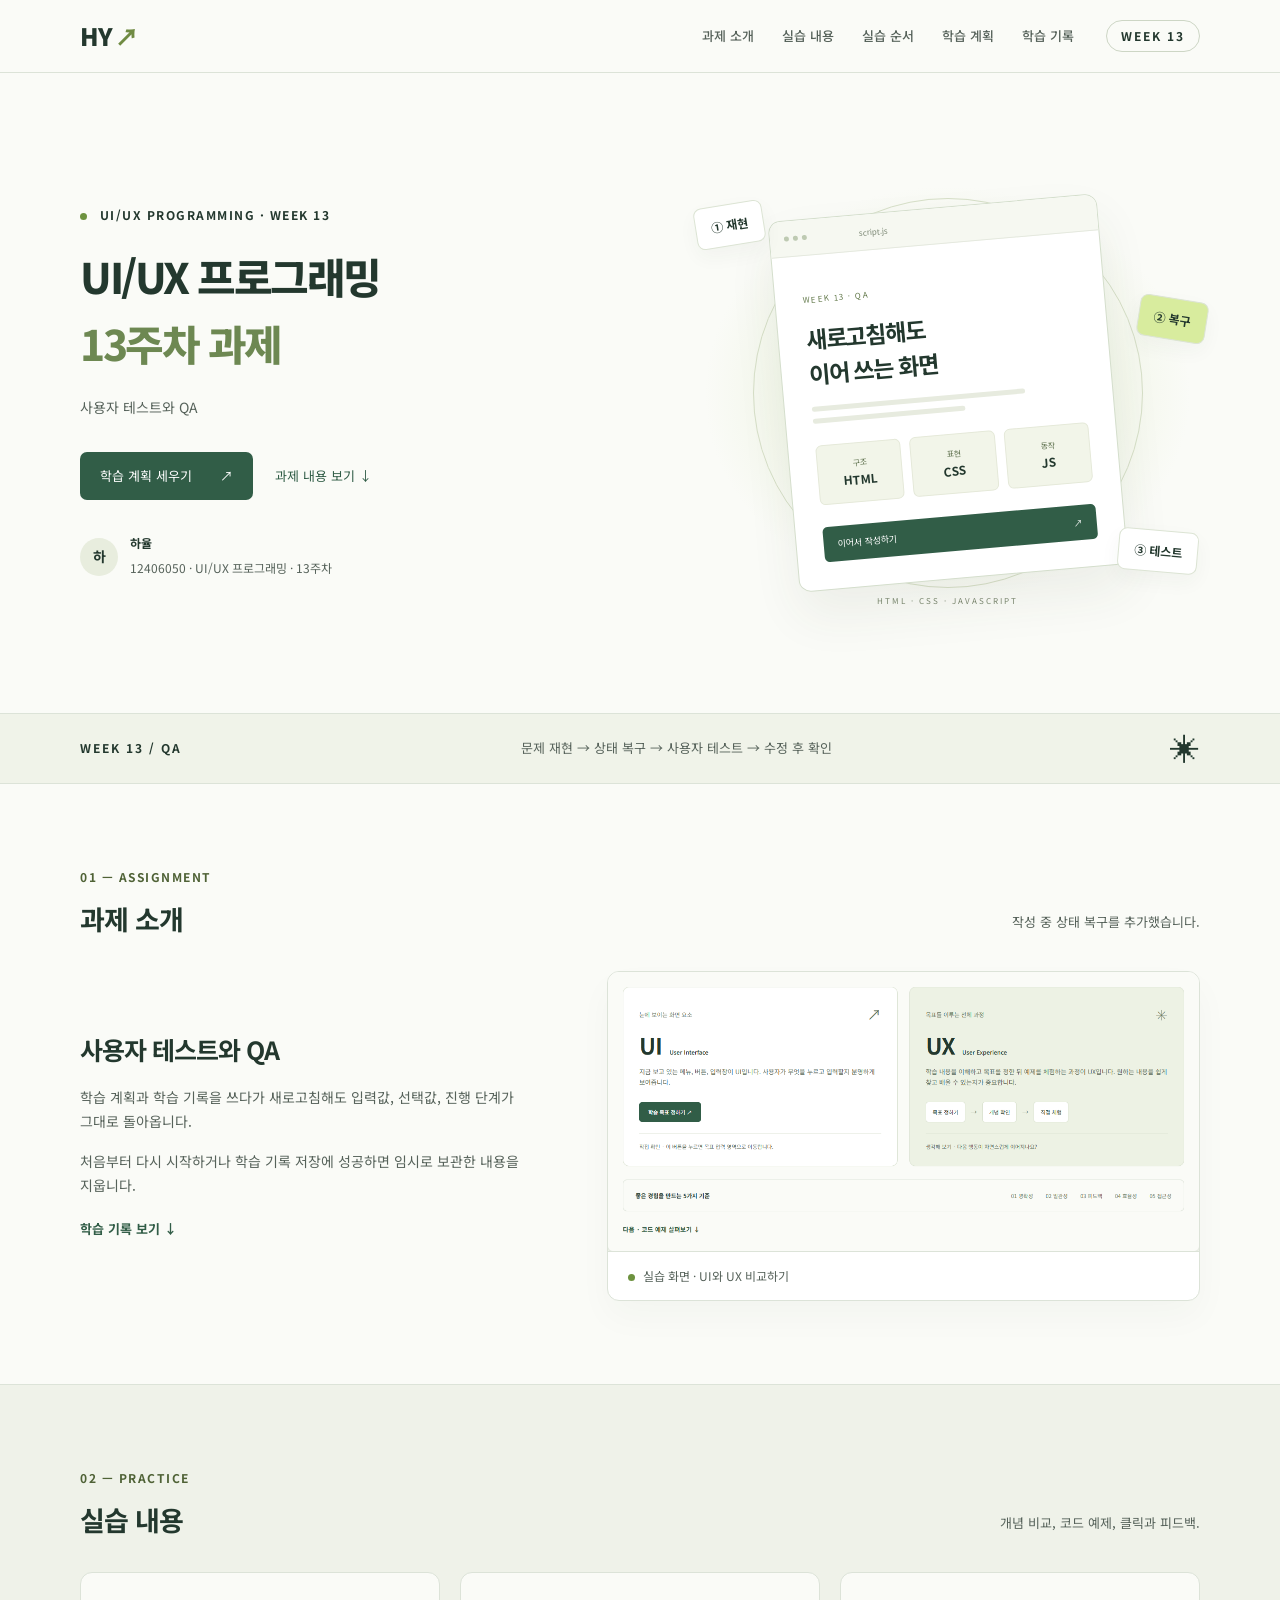
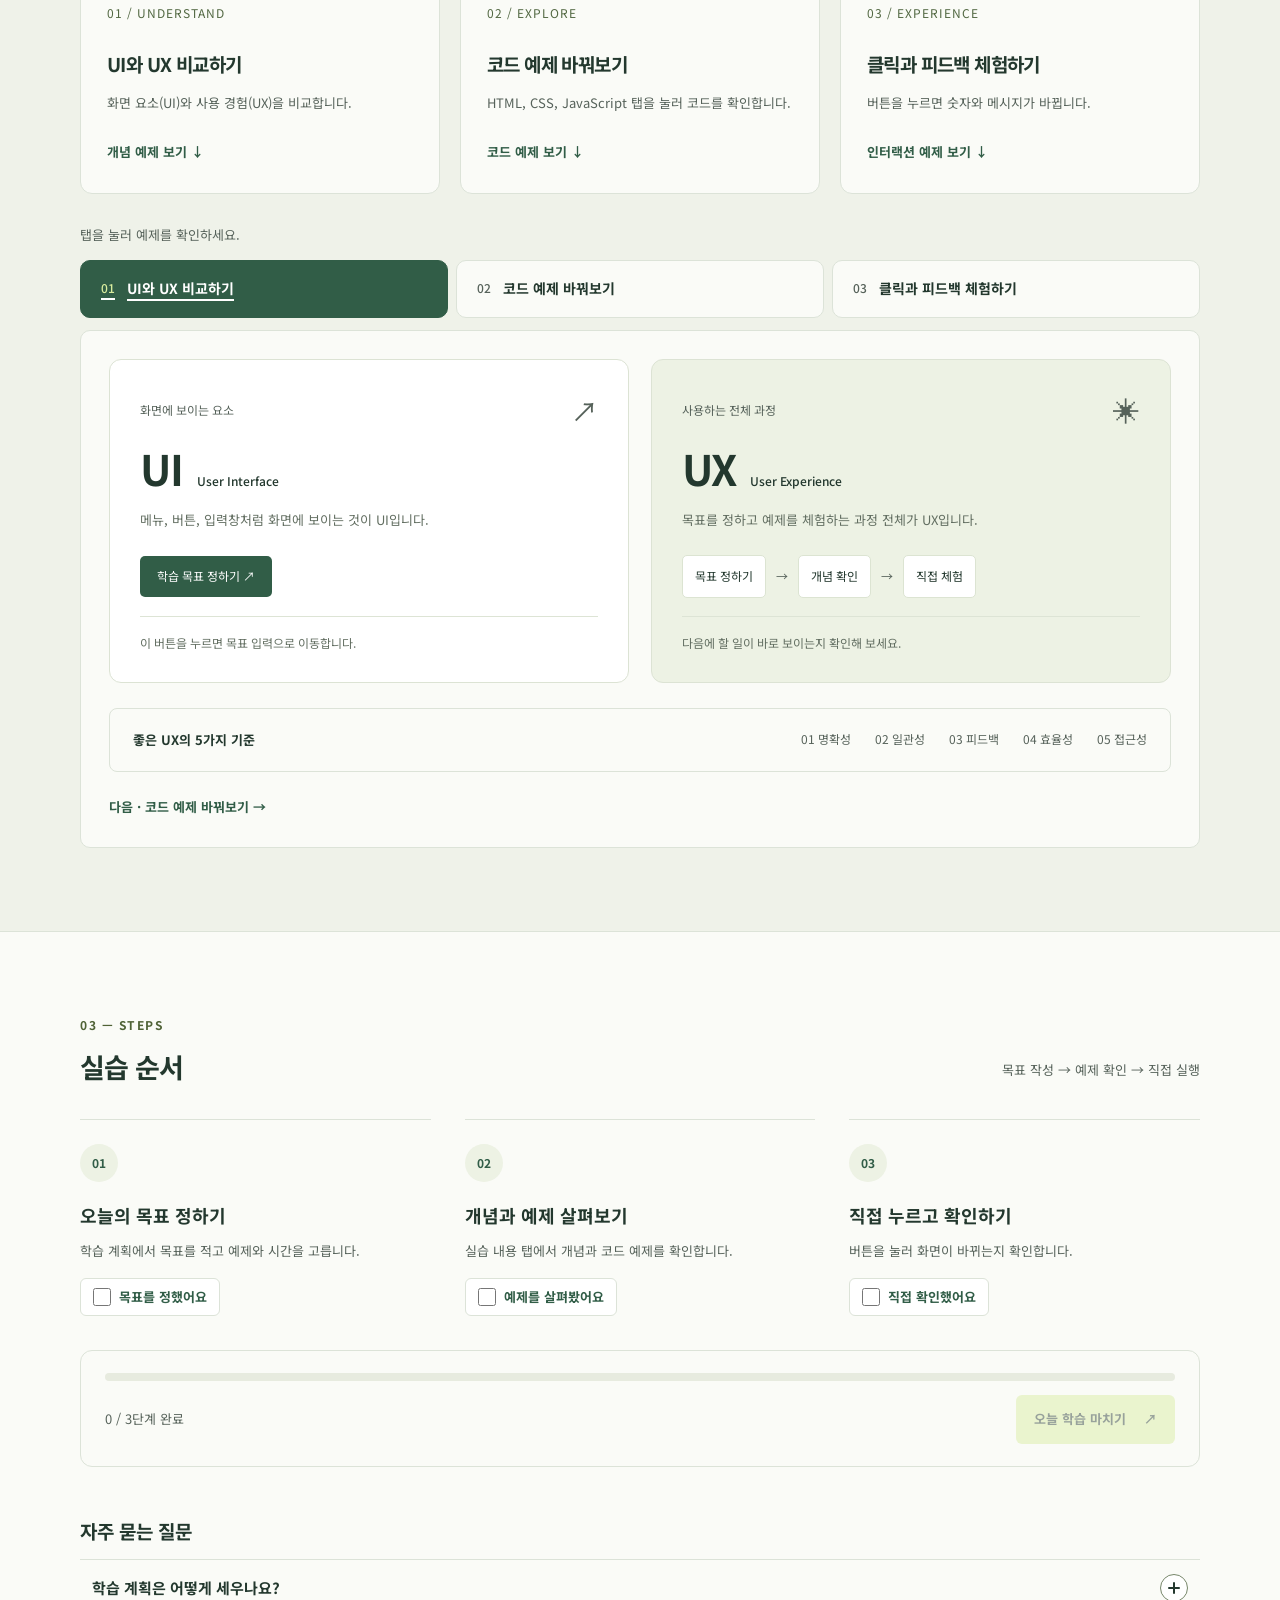
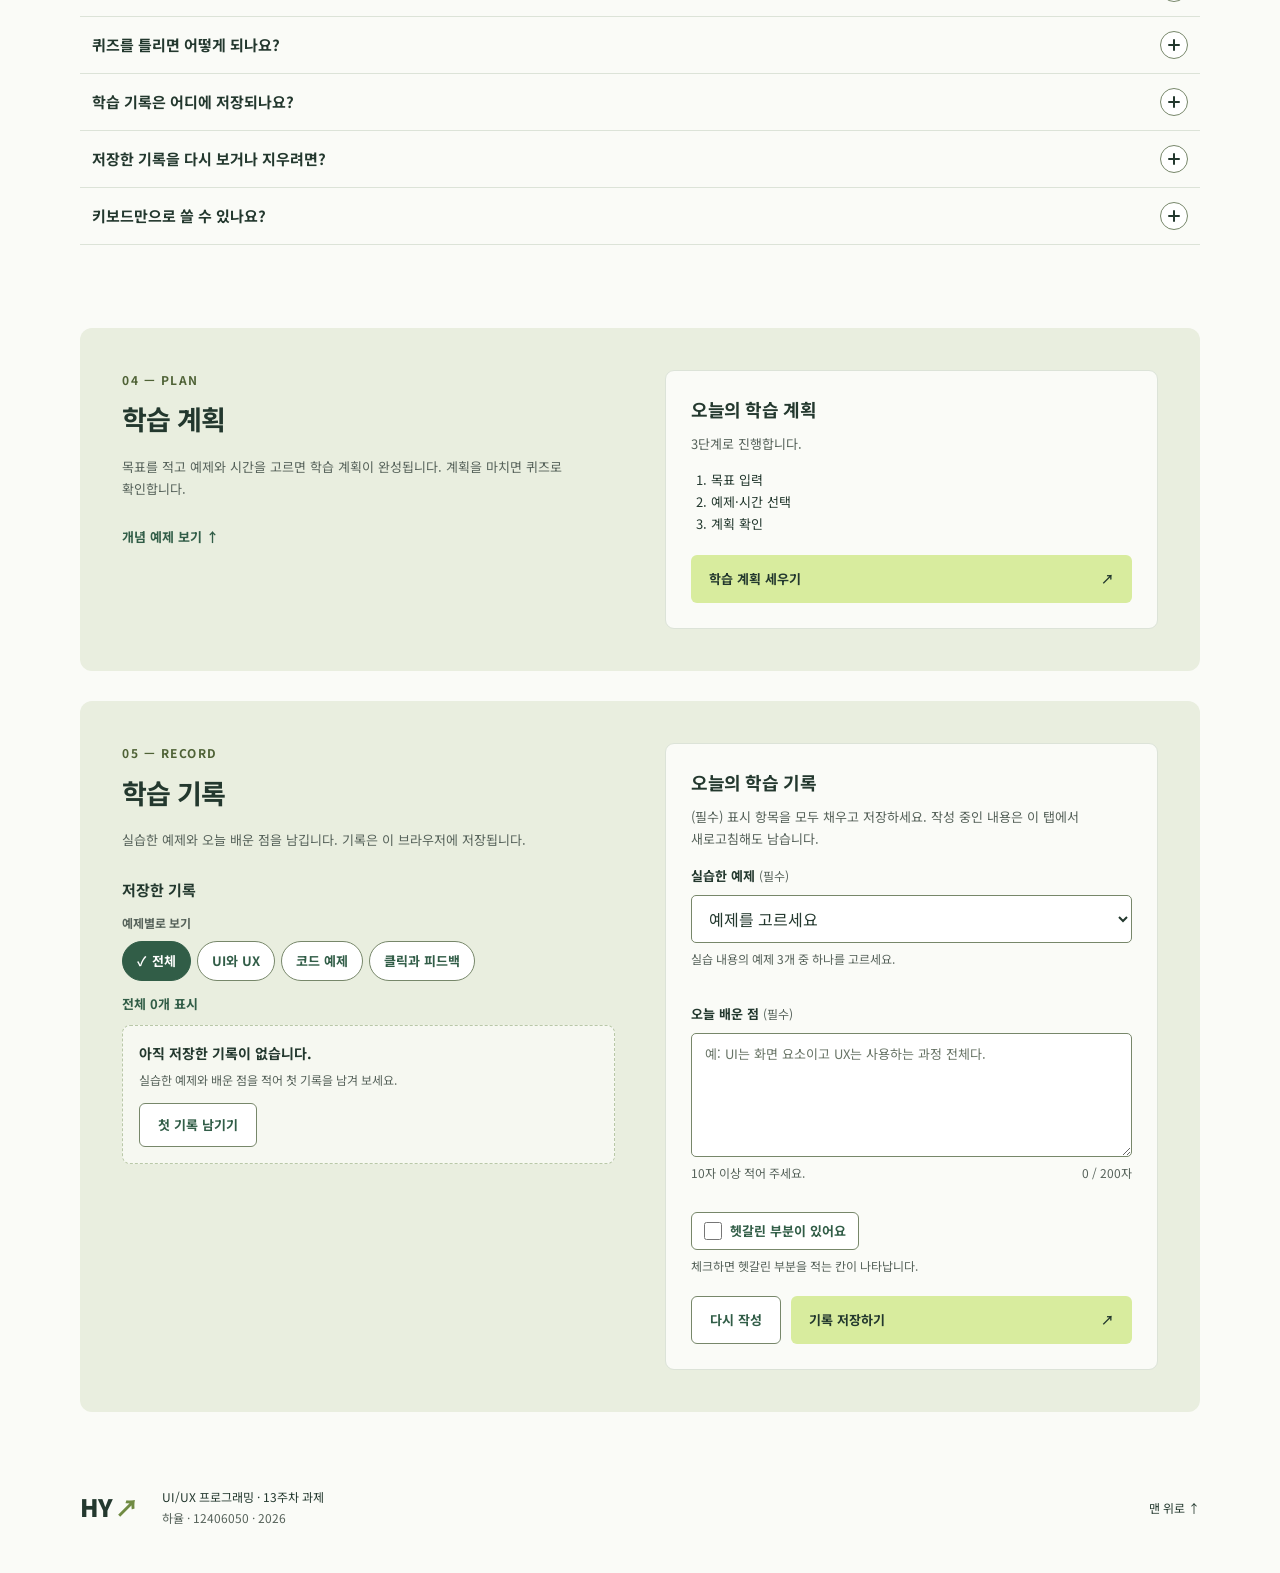
<file: index.html>
<!DOCTYPE html>
<html lang="ko">
<head>
  <meta charset="UTF-8">
  <meta name="viewport" content="width=device-width, initial-scale=1.0">
  <meta name="description" content="하율의 UI/UX 프로그래밍 13주차 과제. 작성 중인 학습 계획과 학습 기록을 새로고침한 뒤에도 이어 쓸 수 있게 했습니다.">
  <title>UI/UX 프로그래밍 · 13주차 과제</title>
  <link rel="stylesheet" href="style.css">
</head>
<body class="service-page">
  <!-- UX 기획
    사용자: UI/UX를 처음 배우는 학습자
    목적: 예제를 눌러 보며 UI/UX 기초를 익힌다
    핵심 행동: 학습 계획을 세우고 퀴즈로 확인한 뒤 학습 기록을 남긴다
    정보 순서: 제목 → 과제 소개 → 실습 내용 → 실습 순서 → 학습 계획 → 학습 기록 → 작성자 정보
    3주차 CSS: 글자 크기와 색으로 위계 구분, Flexbox 배치, hover·focus·active 상태
    4주차 반응형: viewport, 유동 너비, Grid, 768px 이하 한 열 배치
    5주차 JavaScript: 학습 목표 제출 검사, 문구·색·버튼 상태로 결과 표시
    6주차 이벤트: 탭 3개, 글자 수(input), 실습 순서 체크(change), 학습 마치기(click)
    7주차 사용자 흐름: 시작 → 목표 입력 → 예제·시간 선택 → 계획 확인 → 완료
    필수값이 비면 현재 단계 유지, 이전은 값 유지, 다시 세우기는 초기화
    중간고사: 계획 완료 → 이해도 퀴즈 → 채점 → 틀린 문제 다시 풀기 → 통과
    답하지 않은 문제 안내, 계획 보기는 답 유지, 그만두기는 확인 후 초기화
    9주차 폼: 학습 기록(예제 선택, 배운 점, 헷갈린 부분은 체크할 때만)
    입력 중 글자 수·조건 표시, 오류 문구, 저장 중·완료·실패, 브라우저에 저장
    10주차 내비게이션: nav·ul·li 메뉴 5개, 보고 있는 영역을 메뉴에 표시(aria-current)
    저장한 기록을 예제별로 보기(aria-pressed), 결과 수와 빈 결과 안내, 768px 이하 메뉴 열기·닫기
    11주차 접근성: 글자 대비 4.5:1 이상, 글자 12px 이상, 상태는 색과 기호·문구로 함께 표시
    이미지 대체 텍스트, 기호를 뺀 링크 이름, 본문 바로가기, 초점 표시, 메뉴에 맞춘 탭 제목
    12주차 컴포넌트: 모달(기록 상세·삭제 확인), 아코디언(자주 묻는 질문), 기록 카드(복습 필요·완료)
    공통 버튼 .button + 변형 클래스, 카드는 createRecordCard(), 카드 버튼은 목록 하나에서 data-action으로 처리
    13주차 상태 복구: 작성 중인 계획(목표·예제·시간·단계)과 기록(예제·배운 점·헷갈린 부분)을 sessionStorage에 임시 보관
    새로고침하면 불러오고, 처음부터 다시 시작하거나 기록 저장에 성공하면 지움
  -->
  <a class="skip-link" href="#main">본문 바로가기</a>
  <!-- 10주차: 스크롤해도 보이는 상단 메뉴. 768px 이하에서는 메뉴 열기 버튼으로 펼침 -->
  <header class="site-header">
    <div class="header wrap">
      <a class="logo service-logo" href="#top" aria-label="과제 페이지 맨 위로">HY<span>↗</span></a>
      <button class="menu-toggle" id="menu-toggle" type="button" aria-controls="main-nav" aria-expanded="false" hidden><span class="menu-icon" aria-hidden="true"></span><span class="menu-label">메뉴 열기</span></button>
      <nav class="main-nav" id="main-nav" aria-label="주요 메뉴">
        <ul>
          <li><a href="#about">과제 소개</a></li>
          <li><a href="#features">실습 내용</a></li>
          <li><a href="#steps">실습 순서</a></li>
          <li><a href="#start">학습 계획</a></li>
          <li><a href="#record">학습 기록</a></li>
        </ul>
      </nav>
      <span class="week-label">WEEK 13</span>
    </div>
  </header>

  <!-- 11주차: 본문 바로가기로 오면 main이 초점을 받도록 tabindex="-1" -->
  <main id="main" tabindex="-1">
    <section class="hero wrap" id="top" aria-labelledby="hero-title">
      <div class="hero-copy">
        <p class="eyebrow"><span class="dot"></span> UI/UX PROGRAMMING · WEEK 13</p>
        <h1 id="hero-title">UI/UX 프로그래밍<span class="hero-tagline">13주차 과제</span></h1>
        <p class="hero-description">사용자 테스트와 QA</p>
        <a class="primary-link" href="#start" data-plan-start>학습 계획 세우기 <span aria-hidden="true">↗</span></a>
        <a class="secondary-link" href="#about">과제 내용 보기 <span aria-hidden="true">↓</span></a>
        <div class="student"><span class="avatar" aria-hidden="true">하</span><div><strong>하율</strong><span>12406050 · UI/UX 프로그래밍 · 13주차</span></div></div>
      </div>
      <div class="hero-art" aria-hidden="true">
        <div class="orbit orbit-one"></div><div class="orbit orbit-two"></div>
        <span class="floating-label label-html">① 재현</span>
        <div class="browser-card">
          <div class="browser-top"><span></span><span></span><span></span><small>script.js</small></div>
          <div class="browser-body"><span class="mini-tag">WEEK 13 · QA</span><p class="art-title">새로고침해도<br>이어 쓰는 화면</p><div class="mock-line"></div><div class="mock-line short"></div><div class="mock-cards"><span>구조<br><b>HTML</b></span><span>표현<br><b>CSS</b></span><span>동작<br><b>JS</b></span></div><div class="mock-button">이어서 작성하기 <span>↗</span></div></div>
        </div>
        <span class="floating-label label-css">② 복구</span><span class="floating-label label-js">③ 테스트</span><span class="art-caption">HTML · CSS · JAVASCRIPT</span>
      </div>
    </section>

    <div class="topic-strip"><div class="wrap"><span>WEEK 13 / QA</span><p>문제 재현 → 상태 복구 → 사용자 테스트 → 수정 후 확인</p><span aria-hidden="true">✳</span></div></div>

    <section class="section wrap" id="about" aria-labelledby="about-title">
      <div class="section-heading"><div><p class="eyebrow">01 — ASSIGNMENT</p><h2 id="about-title">과제 소개</h2></div><p>작성 중 상태 복구를 추가했습니다.</p></div>
      <div class="about-layout">
        <div class="about-copy"><h3>사용자 테스트와 QA</h3><p>학습 계획과 학습 기록을 쓰다가 새로고침해도 입력값, 선택값, 진행 단계가 그대로 돌아옵니다.</p><p>처음부터 다시 시작하거나 학습 기록 저장에 성공하면 임시로 보관한 내용을 지웁니다.</p><a class="text-link" href="#record">학습 기록 보기 <span aria-hidden="true">↓</span></a></div>
        <figure class="service-preview">
          <img src="assets/images/service.png" alt="UI 카드와 UX 카드를 나란히 비교한 실습 화면. UI는 메뉴, 버튼, 입력창 같은 화면 요소이고, UX는 목표 정하기에서 개념 확인, 직접 체험으로 이어지는 과정입니다. 아래에 좋은 경험의 5가지 기준인 명확성, 일관성, 피드백, 효율성, 접근성이 있습니다." width="1118" height="527" loading="lazy">
          <figcaption><span class="dot" aria-hidden="true"></span>실습 화면 · UI와 UX 비교하기</figcaption>
        </figure>
      </div>
    </section>

    <section class="structure-section" id="features" aria-labelledby="features-title"><div class="section wrap">
      <div class="section-heading"><div><p class="eyebrow">02 — PRACTICE</p><h2 id="features-title">실습 내용</h2></div><p>개념 비교, 코드 예제, 클릭과 피드백.</p></div>
      <ul class="feature-grid">
        <li class="feature-card"><span class="feature-number" aria-hidden="true">01 / UNDERSTAND</span><h3>UI와 UX 비교하기</h3><p>화면 요소(UI)와 사용 경험(UX)을 비교합니다.</p><a class="text-link" href="#concept">개념 예제 보기 <span aria-hidden="true">↓</span></a></li>
        <li class="feature-card"><span class="feature-number" aria-hidden="true">02 / EXPLORE</span><h3>코드 예제 바꿔보기</h3><p>HTML, CSS, JavaScript 탭을 눌러 코드를 확인합니다.</p><a class="text-link" href="#structure">코드 예제 보기 <span aria-hidden="true">↓</span></a></li>
        <li class="feature-card"><span class="feature-number" aria-hidden="true">03 / EXPERIENCE</span><h3>클릭과 피드백 체험하기</h3><p>버튼을 누르면 숫자와 메시지가 바뀝니다.</p><a class="text-link" href="#practice">인터랙션 예제 보기 <span aria-hidden="true">↓</span></a></li>
      </ul>
      <!-- 6주차: 예제 3개를 탭으로 전환. JavaScript가 꺼져 있으면 모두 표시 -->
      <div class="feature-demos">
        <p class="demo-intro">탭을 눌러 예제를 확인하세요.</p>
        <div class="demo-tabs" role="tablist" aria-label="실습 예제" hidden>
          <button id="tab-concept" class="demo-tab is-active" type="button" role="tab" aria-selected="true" aria-controls="concept" data-target="#concept"><span class="demo-number">01</span> UI와 UX 비교하기</button>
          <button id="tab-structure" class="demo-tab" type="button" role="tab" aria-selected="false" aria-controls="structure" data-target="#structure" tabindex="-1"><span class="demo-number">02</span> 코드 예제 바꿔보기</button>
          <button id="tab-practice" class="demo-tab" type="button" role="tab" aria-selected="false" aria-controls="practice" data-target="#practice" tabindex="-1"><span class="demo-number">03</span> 클릭과 피드백 체험하기</button>
        </div>
        <div class="demo-panel is-active" id="concept" role="tabpanel" aria-labelledby="tab-concept">
          <div class="demo-content">
            <div class="concept-grid">
              <article class="concept-card ui-card"><div class="card-top"><span>화면에 보이는 요소</span><span class="symbol" aria-hidden="true">↗</span></div><h3>UI<span>User Interface</span></h3><p>메뉴, 버튼, 입력창처럼 화면에 보이는 것이 UI입니다.</p><div class="ui-example"><a class="example-button" href="#start" data-plan-start>학습 목표 정하기 <span aria-hidden="true">↗</span></a></div><p class="card-note">이 버튼을 누르면 목표 입력으로 이동합니다.</p></article>
              <article class="concept-card ux-card"><div class="card-top"><span>사용하는 전체 과정</span><span class="symbol" aria-hidden="true">✳</span></div><h3>UX<span>User Experience</span></h3><p>목표를 정하고 예제를 체험하는 과정 전체가 UX입니다.</p><div class="ux-example"><span>목표 정하기</span><i aria-hidden="true">→</i><span>개념 확인</span><i aria-hidden="true">→</i><span>직접 체험</span></div><p class="card-note">다음에 할 일이 바로 보이는지 확인해 보세요.</p></article>
            </div>
            <div class="principles"><strong id="principles-title">좋은 UX의 5가지 기준</strong><ol class="principle-list" aria-labelledby="principles-title"><li>01 명확성</li><li>02 일관성</li><li>03 피드백</li><li>04 효율성</li><li>05 접근성</li></ol></div>
            <a class="text-link demo-next" href="#structure">다음 · 코드 예제 바꿔보기 <span aria-hidden="true">→</span></a>
          </div>
        </div>
        <div class="demo-panel" id="structure" role="tabpanel" aria-labelledby="tab-structure">
          <div class="demo-content">
            <p class="demo-description">탭을 눌러 HTML, CSS, JavaScript 코드를 비교합니다.</p>
            <div class="tech-layout">
              <div class="tech-tabs" role="tablist" aria-label="웹 기술" aria-orientation="vertical">
                <button type="button" id="tab-html" role="tab" aria-selected="true" aria-controls="tech-panel" data-tech="html"><span class="tech-number">01</span><span><strong>HTML</strong><small>내용과 구조</small></span><span class="tab-arrow" aria-hidden="true">↗</span></button>
                <button type="button" id="tab-css" role="tab" aria-selected="false" aria-controls="tech-panel" tabindex="-1" data-tech="css"><span class="tech-number">02</span><span><strong>CSS</strong><small>디자인과 표현</small></span><span class="tab-arrow" aria-hidden="true">↗</span></button>
                <button type="button" id="tab-js" role="tab" aria-selected="false" aria-controls="tech-panel" tabindex="-1" data-tech="js"><span class="tech-number">03</span><span><strong>JavaScript</strong><small>동작과 상호작용</small></span><span class="tab-arrow" aria-hidden="true">↗</span></button>
              </div>
              <div class="code-panel" id="tech-panel" role="tabpanel" aria-labelledby="tab-html" tabindex="0"><div class="code-top"><span id="code-filename">index.html</span><span class="code-dots" aria-hidden="true">● ● ●</span></div><div class="code-content"><p id="tech-description">HTML은 제목, 문단, 링크로 구조를 만듭니다.</p><pre><code id="code-example">&lt;section id="about"&gt;
  &lt;h2&gt;과제 소개&lt;/h2&gt;
  &lt;p&gt;HTML 구조와 내부 이동 실습&lt;/p&gt;
  &lt;a href="#features"&gt;실습 내용 보기&lt;/a&gt;
&lt;/section&gt;</code></pre><span class="code-note" id="tech-analogy">이 페이지에서 찾기 · 과제 소개와 실습 내용 영역</span></div></div>
            </div>
            <a class="text-link demo-next" href="#practice">다음 · 클릭과 피드백 체험하기 <span aria-hidden="true">→</span></a>
          </div>
        </div>
        <div class="demo-panel" id="practice" role="tabpanel" aria-labelledby="tab-practice">
          <div class="demo-content demo-practice">
            <div><h3>클릭과 피드백</h3><p class="practice-description">버튼을 누를 때마다 숫자와 메시지가 바뀝니다.</p><div class="feedback-flow"><span>버튼 누르기</span> → <span>화면 반응</span> → <span>결과 확인</span></div></div>
            <div class="interaction-card"><span class="live-label"><span class="dot" aria-hidden="true"></span> TRY IT HERE</span><div class="counter"><strong id="click-count">0</strong><span>번 클릭</span></div><p id="feedback-message" role="status" aria-live="polite">아직 누르지 않았습니다.</p><button type="button" class="interaction-button" id="experience-button">클릭해 보세요 <span aria-hidden="true">↗</span></button><button type="button" class="reset-button" id="reset-button" disabled>횟수 초기화</button></div>
          </div>
        </div>
      </div>
    </div></section>

    <section class="section wrap" id="steps" aria-labelledby="steps-title">
      <div class="section-heading"><div><p class="eyebrow">03 — STEPS</p><h2 id="steps-title">실습 순서</h2></div><p>목표 작성 → 예제 확인 → 직접 실행</p></div>
      <ol class="steps-list">
        <li><h3>오늘의 목표 정하기</h3><p>학습 계획에서 목표를 적고 예제와 시간을 고릅니다.</p><label class="step-check"><input type="checkbox"> 목표를 정했어요</label></li>
        <li><h3>개념과 예제 살펴보기</h3><p>실습 내용 탭에서 개념과 코드 예제를 확인합니다.</p><label class="step-check"><input type="checkbox"> 예제를 살펴봤어요</label></li>
        <li><h3>직접 누르고 확인하기</h3><p>버튼을 눌러 화면이 바뀌는지 확인합니다.</p><label class="step-check"><input type="checkbox"> 직접 확인했어요</label></li>
      </ol>
      <!-- 6주차: 체크한 단계 수에 따라 문구·막대·버튼 변경 -->
      <div class="steps-progress" id="steps-progress" hidden>
        <div class="progress-track" aria-hidden="true"><span id="steps-bar"></span></div>
        <p id="steps-status" role="status" aria-live="polite">0 / 3단계 완료</p>
        <button class="interaction-button" id="finish-button" type="button" disabled><span class="button-label">오늘 학습 마치기</span> <span class="button-icon" aria-hidden="true">↗</span></button>
      </div>

      <!-- 12주차: 아코디언. 질문 버튼을 누르면 답이 펼쳐지고 다시 누르면 접힘 (JavaScript가 꺼져 있으면 모두 펼쳐 둠) -->
      <div class="faq">
        <h3 class="faq-title">자주 묻는 질문</h3>
        <div class="accordion" data-accordion>
          <div class="accordion-item">
            <h4 class="accordion-heading"><button class="accordion-button" id="faq-plan-button" type="button" aria-expanded="true" aria-controls="faq-plan"><span>학습 계획은 어떻게 세우나요?</span><span class="accordion-icon" aria-hidden="true"></span></button></h4>
            <div class="accordion-panel" id="faq-plan" role="region" aria-labelledby="faq-plan-button"><p>학습 계획에서 목표를 5자 이상 적고, 실습할 예제와 시간을 고른 뒤 계획을 확정합니다. 확정하면 고른 예제의 이해도 퀴즈를 풀 수 있습니다.</p><a class="text-link" href="#start" data-plan-start>학습 계획 세우기 <span aria-hidden="true">↓</span></a></div>
          </div>
          <div class="accordion-item">
            <h4 class="accordion-heading"><button class="accordion-button" id="faq-quiz-button" type="button" aria-expanded="true" aria-controls="faq-quiz"><span>퀴즈를 틀리면 어떻게 되나요?</span><span class="accordion-icon" aria-hidden="true"></span></button></h4>
            <div class="accordion-panel" id="faq-quiz" role="region" aria-labelledby="faq-quiz-button"><p>틀린 문제에 힌트가 나오고, 틀린 문제 다시 풀기를 누르면 그 문제만 다시 풉니다. 세 문제를 모두 맞히면 통과입니다.</p></div>
          </div>
          <div class="accordion-item">
            <h4 class="accordion-heading"><button class="accordion-button" id="faq-storage-button" type="button" aria-expanded="true" aria-controls="faq-storage"><span>학습 기록은 어디에 저장되나요?</span><span class="accordion-icon" aria-hidden="true"></span></button></h4>
            <div class="accordion-panel" id="faq-storage" role="region" aria-labelledby="faq-storage-button"><p>저장한 기록은 지금 쓰는 브라우저에만 저장됩니다. 다른 기기나 다른 브라우저에서는 보이지 않고, 사이트 데이터를 지우면 함께 지워집니다. 아직 저장하지 않은 계획과 기록은 이 탭에만 임시로 보관되어 새로고침해도 남고, 처음부터 다시 시작하거나 기록을 저장하면 지워집니다.</p></div>
          </div>
          <div class="accordion-item">
            <h4 class="accordion-heading"><button class="accordion-button" id="faq-record-button" type="button" aria-expanded="true" aria-controls="faq-record"><span>저장한 기록을 다시 보거나 지우려면?</span><span class="accordion-icon" aria-hidden="true"></span></button></h4>
            <div class="accordion-panel" id="faq-record" role="region" aria-labelledby="faq-record-button"><p>저장한 기록에서 자세히 보기를 누르면 상세 창이 열립니다. 창에서 기록 삭제를 누르고 한 번 더 확인하면 지워집니다. 헷갈린 부분이 있는 기록은 복습을 마친 뒤 복습 완료로 표시할 수 있습니다.</p></div>
          </div>
          <div class="accordion-item">
            <h4 class="accordion-heading"><button class="accordion-button" id="faq-keyboard-button" type="button" aria-expanded="true" aria-controls="faq-keyboard"><span>키보드만으로 쓸 수 있나요?</span><span class="accordion-icon" aria-hidden="true"></span></button></h4>
            <div class="accordion-panel" id="faq-keyboard" role="region" aria-labelledby="faq-keyboard-button"><p>Tab으로 옮겨 다니고 Enter나 Space로 누릅니다. 예제 탭과 이 질문 목록은 방향키로도 이동하고, 상세 창과 모바일 메뉴는 Esc로 닫힙니다.</p></div>
          </div>
        </div>
      </div>
    </section>

    <section class="wrap reflection start-section" id="start" aria-labelledby="start-title">
      <div class="start-copy"><p class="eyebrow">04 — PLAN</p><h2 id="start-title">학습 계획</h2><p>목표를 적고 예제와 시간을 고르면 학습 계획이 완성됩니다. 계획을 마치면 퀴즈로 확인합니다.</p><a class="text-link" href="#concept">개념 예제 보기 <span aria-hidden="true">↑</span></a></div>
      <!-- 7주차: 학습 계획 흐름. data-step 중 현재 단계만 표시 -->
      <div class="plan-flow" id="plan-flow">
        <!-- 13주차: 작성 중 상태 안내. 새로고침 뒤 불러오면 '처음부터 다시 세우기'를 함께 표시 -->
        <div class="draft-notice" id="plan-draft-notice">
          <p class="draft-status" id="plan-draft-status" role="status" aria-live="polite"></p>
          <button class="button button-secondary" id="plan-draft-discard" type="button" hidden>처음부터 다시 세우기</button>
        </div>
        <div class="plan-head" id="plan-head" hidden>
          <p id="plan-progress" role="status" aria-live="polite">1 / 3 · 목표 입력</p>
          <ol class="plan-track" aria-hidden="true"><li>목표 입력</li><li>예제·시간 선택</li><li>계획 확인</li></ol>
        </div>

        <!-- 시작 -->
        <div class="plan-step plan-intro" data-step="0" hidden>
          <h3 class="plan-title">오늘의 학습 계획</h3>
          <p class="plan-help">3단계로 진행합니다.</p>
          <ol class="plan-outline"><li>목표 입력</li><li>예제·시간 선택</li><li>계획 확인</li></ol>
          <button class="interaction-button" id="plan-start" type="button"><span class="button-label">학습 계획 세우기</span> <span class="button-icon" aria-hidden="true">↗</span></button>
        </div>

        <!-- 1단계: 목표 입력 (5주차 폼) -->
        <form class="plan-step" data-step="1" id="goal-form" action="#start" method="get" novalidate>
          <div class="goal-label-row"><label for="learning-goal">오늘의 학습 목표 <span>(필수)</span></label><span id="goal-count">0 / 80자</span></div>
          <input type="text" id="learning-goal" name="goal" placeholder="예: UI와 UX의 차이 이해하기" minlength="5" maxlength="80" required aria-describedby="goal-count goal-help goal-feedback">
          <button class="interaction-button" id="goal-submit" type="submit" disabled><span class="button-label">학습 목표 정하기</span> <span class="button-icon" aria-hidden="true">↗</span></button>
          <p id="goal-help">5~80자로 적어 주세요. 이 탭에서는 새로고침해도 남습니다.</p>
          <p id="goal-feedback" role="status" aria-live="polite"></p>
          <button class="interaction-button" id="goal-next" type="button" hidden><span class="button-label">다음 · 예제 고르기</span> <span class="button-icon" aria-hidden="true">→</span></button>
          <noscript><p>학습 계획은 JavaScript가 켜져 있어야 사용할 수 있습니다.</p></noscript>
        </form>

        <!-- 2단계: 예제·시간 선택 -->
        <div class="plan-step" data-step="2" hidden>
          <h3 class="plan-title" tabindex="-1">예제와 시간 고르기</h3>
          <fieldset class="plan-field" id="plan-example-field" aria-describedby="plan-example-error">
            <legend>실습할 예제 <span>(필수)</span></legend>
            <label class="plan-option"><input type="radio" name="plan-example" value="concept"><span>UI와 UX 비교하기</span></label>
            <label class="plan-option"><input type="radio" name="plan-example" value="structure"><span>코드 예제 바꿔보기</span></label>
            <label class="plan-option"><input type="radio" name="plan-example" value="practice"><span>클릭과 피드백 체험하기</span></label>
          </fieldset>
          <p class="plan-error" id="plan-example-error" role="alert"></p>
          <label class="plan-label" for="plan-time">학습 시간</label>
          <select id="plan-time" name="time"><option value="10">10분</option><option value="20" selected>20분</option><option value="30">30분</option></select>
          <div class="plan-actions">
            <button class="button button-secondary" id="plan-back-2" type="button"><span aria-hidden="true">←</span> 이전</button>
            <button class="interaction-button" id="plan-next-2" type="button"><span class="button-label">다음 · 계획 확인</span> <span class="button-icon" aria-hidden="true">→</span></button>
          </div>
        </div>

        <!-- 3단계: 계획 확인 -->
        <div class="plan-step" data-step="3" hidden>
          <h3 class="plan-title" tabindex="-1">계획 확인</h3>
          <p class="plan-help">맞으면 확정하고, 고치려면 이전으로 돌아가세요.</p>
          <dl class="plan-summary">
            <div><dt>학습 목표</dt><dd data-summary="goal"></dd></div>
            <div><dt>실습 예제</dt><dd data-summary="example"></dd></div>
            <div><dt>학습 시간</dt><dd data-summary="time"></dd></div>
          </dl>
          <div class="plan-actions">
            <button class="button button-secondary" id="plan-back-3" type="button"><span aria-hidden="true">←</span> 이전</button>
            <button class="interaction-button" id="plan-confirm" type="button"><span class="button-label">계획 확정</span> <span class="button-icon" aria-hidden="true">✓</span></button>
          </div>
        </div>

        <!-- 완료 -->
        <div class="plan-step plan-done" data-step="4" hidden>
          <p class="plan-badge"><span aria-hidden="true">✓</span> 계획 완료</p>
          <h3 class="plan-title" tabindex="-1">학습 계획을 완성했습니다</h3>
          <dl class="plan-summary">
            <div><dt>학습 목표</dt><dd data-summary="goal"></dd></div>
            <div><dt>실습 예제</dt><dd data-summary="example"></dd></div>
            <div><dt>학습 시간</dt><dd data-summary="time"></dd></div>
          </dl>
          <p class="plan-help">예제를 본 뒤 퀴즈로 확인해 보세요.</p>
          <p id="plan-quiz-status" role="status" aria-live="polite"></p>
          <div class="plan-actions">
            <a class="interaction-button" id="plan-go" href="#concept"><span class="button-label">고른 예제 시작하기</span> <span class="button-icon" aria-hidden="true">↑</span></a>
            <button class="interaction-button" id="plan-quiz" type="button"><span class="button-label">이해도 퀴즈 풀기</span> <span class="button-icon" aria-hidden="true">→</span></button>
            <button class="button button-secondary" id="plan-restart" type="button">다시 세우기</button>
          </div>
          <a class="text-link plan-record" id="plan-record" href="#record">학습 기록 남기기 <span aria-hidden="true">↓</span></a>
        </div>

        <!-- 중간고사: 이해도 확인 퀴즈. 고른 예제의 문제만 표시 -->
        <section class="quiz" id="quiz" aria-labelledby="quiz-title" data-state="solving" hidden>
          <p class="quiz-kicker">QUIZ · 3문제</p>
          <h3 class="plan-title" id="quiz-title" tabindex="-1">이해도 확인 퀴즈</h3>
          <p class="plan-help" id="quiz-goal"></p>
          <p class="plan-help">문제마다 답을 하나씩 고르고 채점하세요. 모두 맞히면 통과입니다.</p>
          <p id="quiz-status" role="status" aria-live="polite">0 / 3문제 답함</p>
          <form id="quiz-form" action="#start" method="get" novalidate>
            <div class="quiz-set" data-quiz="concept" hidden>
              <fieldset class="quiz-item" data-hint="화면에 보이는 요소를 떠올려 보세요.">
                <legend><span class="quiz-number">1</span>버튼, 메뉴, 입력창처럼 화면에 보이는 것은?</legend>
                <label class="plan-option"><input type="radio" name="quiz-concept-1" value="1"><span>UX</span></label>
                <label class="plan-option"><input type="radio" name="quiz-concept-1" value="2"><span>UI</span></label>
                <label class="plan-option"><input type="radio" name="quiz-concept-1" value="3"><span>서버</span></label>
                <p class="quiz-feedback" hidden></p>
              </fieldset>
              <fieldset class="quiz-item" data-hint="화면 하나가 아니라 사용하는 과정 전체입니다.">
                <legend><span class="quiz-number">2</span>목표를 정하고 예제를 체험하는 과정 전체는?</legend>
                <label class="plan-option"><input type="radio" name="quiz-concept-2" value="1"><span>UX</span></label>
                <label class="plan-option"><input type="radio" name="quiz-concept-2" value="2"><span>UI</span></label>
                <label class="plan-option"><input type="radio" name="quiz-concept-2" value="3"><span>CSS</span></label>
                <p class="quiz-feedback" hidden></p>
              </fieldset>
              <fieldset class="quiz-item" data-hint="행동에 대한 화면의 대답입니다.">
                <legend><span class="quiz-number">3</span>버튼을 누르면 화면이 바로 반응하는 것은 어떤 기준인가요?</legend>
                <label class="plan-option"><input type="radio" name="quiz-concept-3" value="1"><span>일관성</span></label>
                <label class="plan-option"><input type="radio" name="quiz-concept-3" value="2"><span>효율성</span></label>
                <label class="plan-option"><input type="radio" name="quiz-concept-3" value="3"><span>피드백</span></label>
                <p class="quiz-feedback" hidden></p>
              </fieldset>
            </div>
            <div class="quiz-set" data-quiz="structure" hidden>
              <fieldset class="quiz-item" data-hint="코드 예제의 첫 번째 탭입니다.">
                <legend><span class="quiz-number">1</span>제목, 문단, 링크로 구조를 만드는 언어는?</legend>
                <label class="plan-option"><input type="radio" name="quiz-structure-1" value="1"><span>CSS</span></label>
                <label class="plan-option"><input type="radio" name="quiz-structure-1" value="2"><span>HTML</span></label>
                <label class="plan-option"><input type="radio" name="quiz-structure-1" value="3"><span>JavaScript</span></label>
                <p class="quiz-feedback" hidden></p>
              </fieldset>
              <fieldset class="quiz-item" data-hint="CSS 탭의 아래쪽 코드를 보세요.">
                <legend><span class="quiz-number">2</span>768px 이하에서 카드를 한 열로 바꿀 때 쓰는 CSS는?</legend>
                <label class="plan-option"><input type="radio" name="quiz-structure-2" value="1"><span>addEventListener</span></label>
                <label class="plan-option"><input type="radio" name="quiz-structure-2" value="2"><span>&lt;section&gt;</span></label>
                <label class="plan-option"><input type="radio" name="quiz-structure-2" value="3"><span>@media</span></label>
                <p class="quiz-feedback" hidden></p>
              </fieldset>
              <fieldset class="quiz-item" data-hint="JavaScript에서 이벤트를 연결하는 함수입니다.">
                <legend><span class="quiz-number">3</span>버튼 클릭에 함수를 연결하는 코드는?</legend>
                <label class="plan-option"><input type="radio" name="quiz-structure-3" value="1"><span>addEventListener</span></label>
                <label class="plan-option"><input type="radio" name="quiz-structure-3" value="2"><span>display: grid</span></label>
                <label class="plan-option"><input type="radio" name="quiz-structure-3" value="3"><span>&lt;a href&gt;</span></label>
                <p class="quiz-feedback" hidden></p>
              </fieldset>
            </div>
            <div class="quiz-set" data-quiz="practice" hidden>
              <fieldset class="quiz-item" data-hint="한 번 누를 때마다 1씩 늘어납니다.">
                <legend><span class="quiz-number">1</span>클릭 예제에서 버튼을 3번 누르면 숫자는?</legend>
                <label class="plan-option"><input type="radio" name="quiz-practice-1" value="1"><span>0</span></label>
                <label class="plan-option"><input type="radio" name="quiz-practice-1" value="2"><span>1</span></label>
                <label class="plan-option"><input type="radio" name="quiz-practice-1" value="3"><span>3</span></label>
                <p class="quiz-feedback" hidden></p>
              </fieldset>
              <fieldset class="quiz-item" data-hint="처음 상태로 돌아갑니다.">
                <legend><span class="quiz-number">2</span>초기화 버튼을 누르면?</legend>
                <label class="plan-option"><input type="radio" name="quiz-practice-2" value="1"><span>숫자가 0이 된다</span></label>
                <label class="plan-option"><input type="radio" name="quiz-practice-2" value="2"><span>숫자가 1 늘어난다</span></label>
                <label class="plan-option"><input type="radio" name="quiz-practice-2" value="3"><span>페이지가 새로고침된다</span></label>
                <p class="quiz-feedback" hidden></p>
              </fieldset>
              <fieldset class="quiz-item" data-hint="행동에 대한 화면의 대답입니다.">
                <legend><span class="quiz-number">3</span>누르자마자 숫자와 메시지가 바뀌는 것은 어떤 기준인가요?</legend>
                <label class="plan-option"><input type="radio" name="quiz-practice-3" value="1"><span>접근성</span></label>
                <label class="plan-option"><input type="radio" name="quiz-practice-3" value="2"><span>피드백</span></label>
                <label class="plan-option"><input type="radio" name="quiz-practice-3" value="3"><span>일관성</span></label>
                <p class="quiz-feedback" hidden></p>
              </fieldset>
            </div>
            <p class="plan-error" id="quiz-error" role="alert"></p>
            <div class="quiz-result" id="quiz-result" tabindex="-1" hidden>
              <p class="quiz-badge" id="quiz-badge"></p>
              <p id="quiz-score"></p>
            </div>
            <div class="plan-actions" id="quiz-actions">
              <button class="button button-secondary" id="quiz-back" type="button"><span aria-hidden="true">←</span> 계획 보기</button>
              <button class="interaction-button" id="quiz-submit" type="submit"><span class="button-label">채점하기</span> <span class="button-icon" aria-hidden="true">✓</span></button>
              <button class="interaction-button" id="quiz-retry" type="button" hidden><span class="button-label">틀린 문제 다시 풀기</span> <span class="button-icon" aria-hidden="true">↻</span></button>
              <a class="interaction-button" id="quiz-go" href="#concept" hidden><span class="button-label">예제 다시 보기</span> <span class="button-icon" aria-hidden="true">↑</span></a>
            </div>
            <button class="quiz-cancel" id="quiz-cancel" type="button">그만두기</button>
            <div class="quiz-confirm" id="quiz-confirm" hidden>
              <p>그만두면 고른 답과 채점 결과가 지워집니다.</p>
              <div class="plan-actions">
                <button class="button button-secondary" id="quiz-keep" type="button">계속 풀기</button>
                <button class="interaction-button" id="quiz-stop" type="button"><span class="button-label">그만두기</span> <span class="button-icon" aria-hidden="true">×</span></button>
              </div>
            </div>
          </form>
        </section>
      </div>
    </section>

    <!-- 9주차: 학습 기록 폼. 입력 조건 안내, 조건부 입력, 저장 중·완료·실패 -->
    <section class="wrap start-section record-section" id="record" aria-labelledby="record-title">
      <div class="start-copy">
        <p class="eyebrow">05 — RECORD</p><h2 id="record-title">학습 기록</h2>
        <p>실습한 예제와 오늘 배운 점을 남깁니다. 기록은 이 브라우저에 저장됩니다.</p>
        <div class="record-saved">
          <h3 id="record-list-title">저장한 기록</h3>
          <!-- 10주차: 예제별 필터. 선택 상태는 aria-pressed로 알림 -->
          <div class="record-filter" id="record-filter" hidden>
            <p class="record-filter-label" id="record-filter-label">예제별로 보기</p>
            <div class="record-filters" role="group" aria-labelledby="record-filter-label">
              <button class="filter-button" type="button" data-filter="all" aria-pressed="true">전체</button>
              <button class="filter-button" type="button" data-filter="concept" aria-pressed="false">UI와 UX</button>
              <button class="filter-button" type="button" data-filter="structure" aria-pressed="false">코드 예제</button>
              <button class="filter-button" type="button" data-filter="practice" aria-pressed="false">클릭과 피드백</button>
            </div>
            <p class="record-result" id="record-result" role="status" aria-live="polite"></p>
          </div>
          <div class="record-empty" id="record-empty">
            <p class="record-empty-title" id="record-empty-title">아직 저장한 기록이 없습니다.</p>
            <p class="record-empty-help" id="record-empty-help">실습한 예제와 배운 점을 적어 첫 기록을 남겨 보세요.</p>
            <button class="button button-secondary" id="record-empty-write" type="button" hidden>첫 기록 남기기</button>
            <button class="button button-secondary" id="record-empty-all" type="button" hidden>전체 기록 보기</button>
          </div>
          <!-- 12주차: 카드는 script.js의 createRecordCard()가 기록 한 건마다 만듦 -->
          <ol class="record-list" id="record-list" aria-labelledby="record-list-title" hidden></ol>
          <p class="visually-hidden" id="record-live" role="status" aria-live="polite"></p>
        </div>
      </div>

      <form class="record-form" id="record-form" action="#record" method="get" aria-busy="false" novalidate>
        <h3 class="plan-title">오늘의 학습 기록</h3>
        <p class="plan-help">(필수) 표시 항목을 모두 채우고 저장하세요. 작성 중인 내용은 이 탭에서 새로고침해도 남습니다.</p>
        <!-- 13주차: 작성 중 상태 안내. 새로고침 뒤 불러오면 '처음부터 다시 쓰기'를 함께 표시 -->
        <div class="draft-notice" id="record-draft-notice">
          <p class="draft-status" id="record-draft-status" role="status" aria-live="polite"></p>
          <button class="button button-secondary" id="record-draft-discard" type="button" hidden>처음부터 다시 쓰기</button>
        </div>

        <div class="record-field" id="record-example-field">
          <label for="record-example">실습한 예제 <span>(필수)</span></label>
          <select id="record-example" name="example" required aria-describedby="record-example-help record-example-error">
            <option value="">예제를 고르세요</option>
            <option value="concept">UI와 UX 비교하기</option>
            <option value="structure">코드 예제 바꿔보기</option>
            <option value="practice">클릭과 피드백 체험하기</option>
          </select>
          <p class="field-help" id="record-example-help">실습 내용의 예제 3개 중 하나를 고르세요.</p>
          <p class="field-error" id="record-example-error" role="alert"></p>
        </div>

        <div class="record-field" id="record-learned-field">
          <label for="record-learned">오늘 배운 점 <span>(필수)</span></label>
          <textarea id="record-learned" name="learned" rows="4" minlength="10" maxlength="200" required placeholder="예: UI는 화면 요소이고 UX는 사용하는 과정 전체다." aria-describedby="record-learned-help record-learned-error"></textarea>
          <div class="field-meta"><p class="field-help" id="record-learned-help">10자 이상 적어 주세요.</p><span class="field-count" id="record-learned-count">0 / 200자</span></div>
          <p class="field-error" id="record-learned-error" role="alert"></p>
        </div>

        <div class="record-check">
          <label class="record-toggle"><input type="checkbox" id="record-has-question" name="hasQuestion" value="yes" aria-controls="record-question-field" aria-expanded="false" aria-describedby="record-has-question-help"> 헷갈린 부분이 있어요</label>
          <p class="field-help" id="record-has-question-help">체크하면 헷갈린 부분을 적는 칸이 나타납니다.</p>
        </div>

        <div class="record-field record-extra" id="record-question-field" hidden>
          <label for="record-question">헷갈린 부분 <span>(필수)</span></label>
          <textarea id="record-question" name="question" rows="3" minlength="5" maxlength="100" required disabled placeholder="예: aria-describedby를 어디에 쓰는지 헷갈린다." aria-describedby="record-question-help record-question-error"></textarea>
          <div class="field-meta"><p class="field-help" id="record-question-help">다음에 다시 볼 수 있게 5자 이상 적어 주세요.</p><span class="field-count" id="record-question-count">0 / 100자</span></div>
          <p class="field-error" id="record-question-error" role="alert"></p>
        </div>

        <p class="record-status" id="record-status" role="status" aria-live="polite" tabindex="-1"></p>
        <div class="plan-actions">
          <button class="button button-secondary" id="record-reset" type="button">다시 작성</button>
          <button class="interaction-button" id="record-submit" type="submit" disabled><span class="button-label">기록 저장하기</span> <span class="button-icon" aria-hidden="true">↗</span></button>
        </div>
        <noscript><p>학습 기록은 JavaScript가 켜져 있어야 저장할 수 있습니다.</p></noscript>
      </form>
    </section>

    <!-- 12주차: 모달. 기록 카드의 '자세히 보기'로 열고 Esc, 닫기 버튼, 바깥 클릭으로 닫음 -->
    <dialog class="dialog" id="record-dialog" aria-labelledby="record-dialog-title">
      <div class="dialog-inner">
        <div class="dialog-head">
          <div>
            <p class="dialog-kicker">학습 기록 상세</p>
            <h2 class="dialog-title" id="record-dialog-title">학습 기록</h2>
            <time class="dialog-time" id="record-dialog-time"></time>
          </div>
          <button class="button icon-button" type="button" data-dialog-close aria-label="기록 상세 닫기"><span aria-hidden="true">×</span></button>
        </div>
        <p class="dialog-badge" id="record-dialog-badge" hidden></p>
        <dl class="dialog-detail">
          <div><dt>오늘 배운 점</dt><dd id="record-dialog-learned"></dd></div>
          <div id="record-dialog-question-row"><dt>헷갈린 부분</dt><dd id="record-dialog-question"></dd></div>
        </dl>
        <div class="dialog-actions" id="record-dialog-actions">
          <button class="button button-danger" id="record-delete" type="button">기록 삭제</button>
          <button class="button button-primary" type="button" data-dialog-close>닫기</button>
        </div>
        <div class="dialog-confirm" id="record-delete-confirm" role="group" aria-labelledby="record-delete-message" hidden>
          <p class="dialog-confirm-message" id="record-delete-message" aria-live="polite">이 기록을 삭제할까요? 삭제하면 되돌릴 수 없습니다.</p>
          <div class="dialog-actions">
            <button class="button button-secondary" id="record-delete-cancel" type="button">삭제 취소</button>
            <button class="button button-danger-solid" id="record-delete-yes" type="button">삭제하기</button>
          </div>
        </div>
      </div>
    </dialog>
  </main>

  <!-- 11주차: 같은 곳으로 가는 로고 링크는 빼고 '맨 위로' 하나만 남김 -->
  <footer class="wrap footer"><span class="logo service-logo" aria-hidden="true">HY<span>↗</span></span><p>UI/UX 프로그래밍 · 13주차 과제<br><span>하율 · 12406050 · 2026</span></p><a class="back-top" href="#top">맨 위로 <span aria-hidden="true">↑</span></a></footer>

  <!-- 5주차: body 끝에서 JavaScript 연결 -->
  <script src="script.js"></script>
  <script src="learning.js"></script>
</body>
</html>
</file>
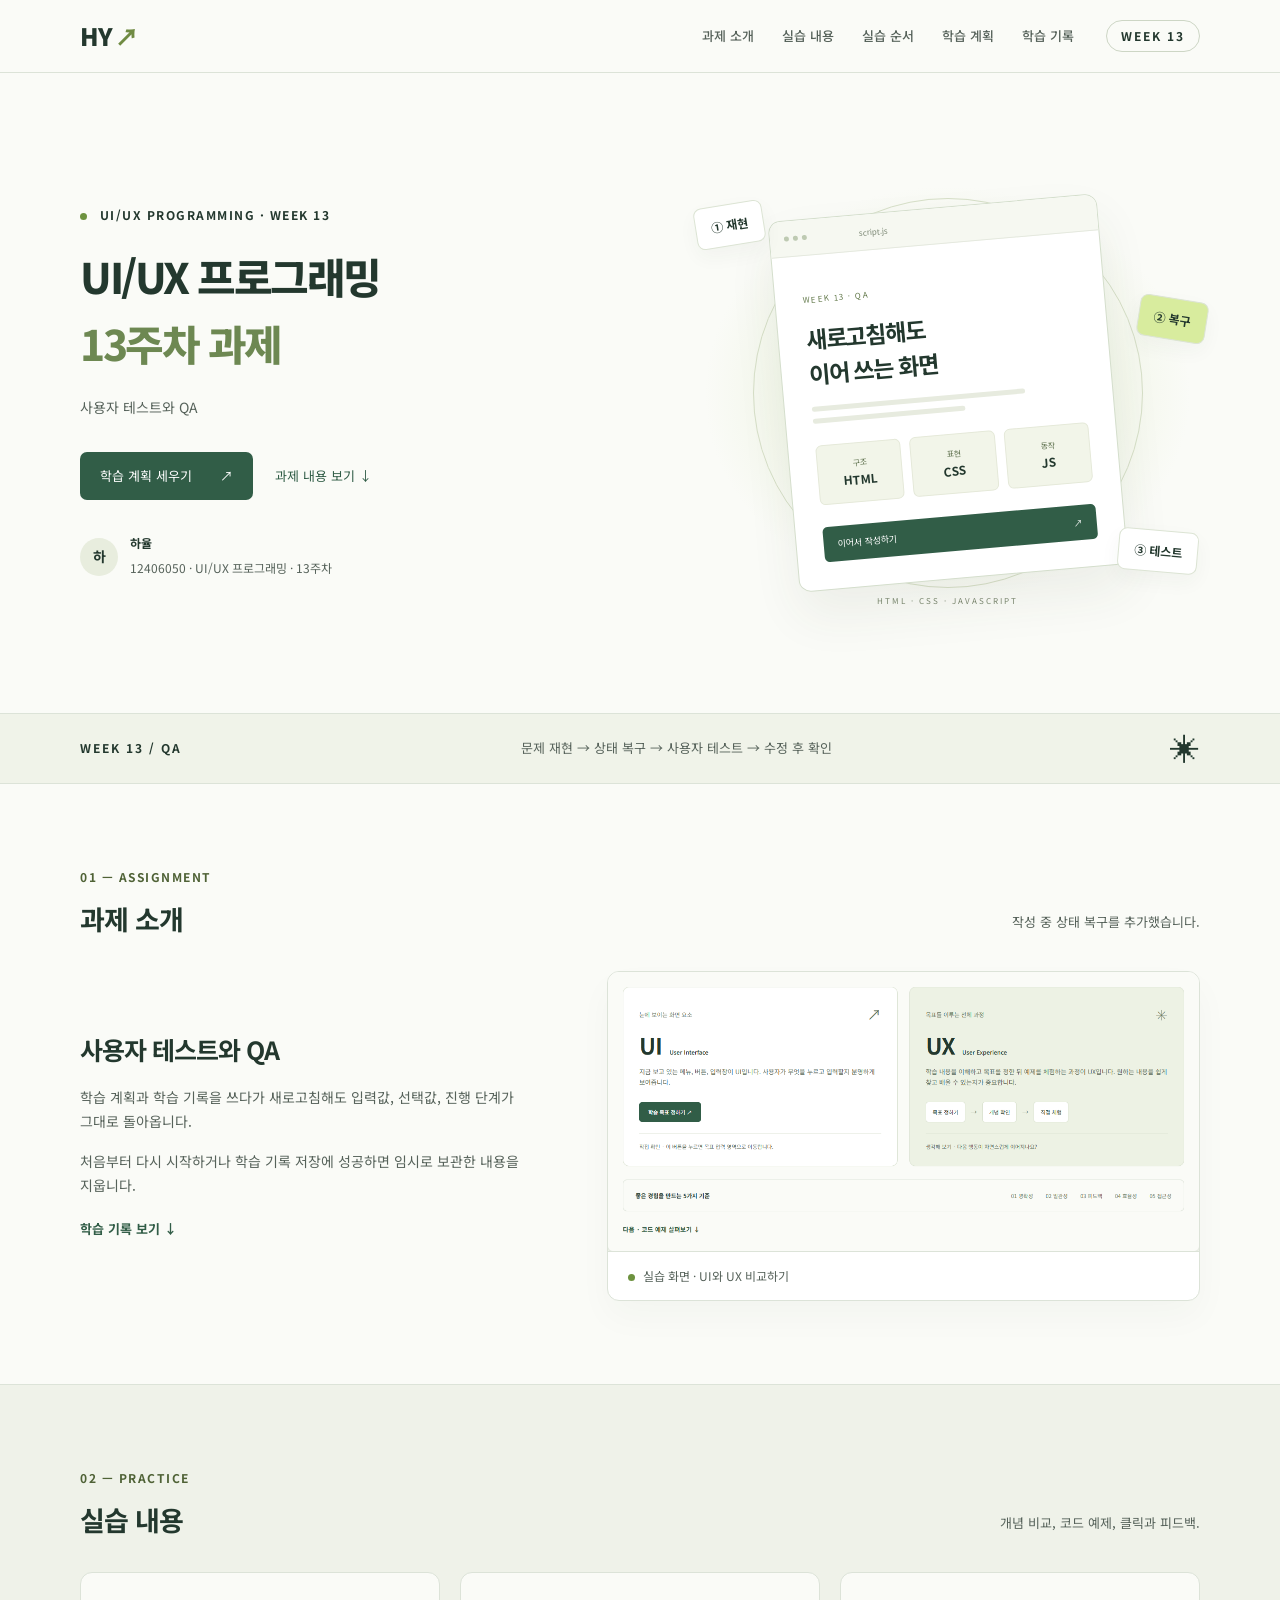
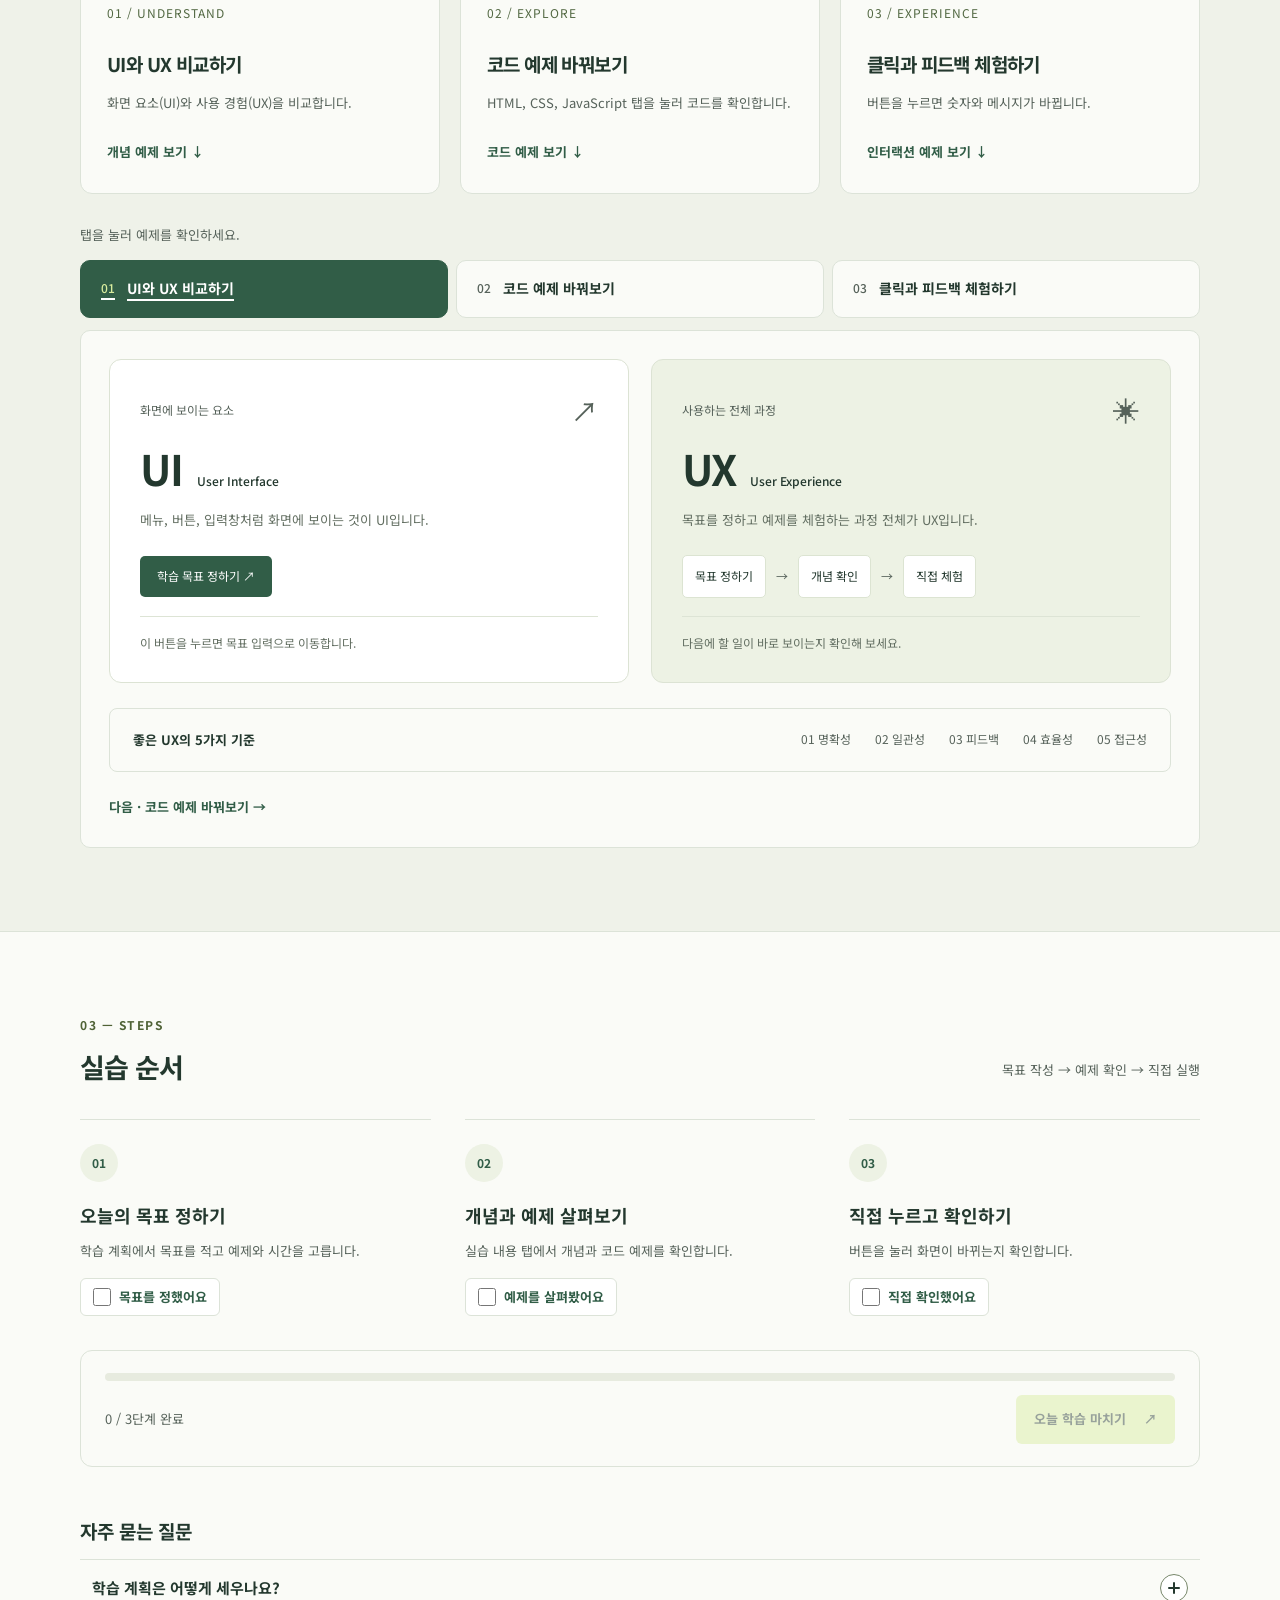
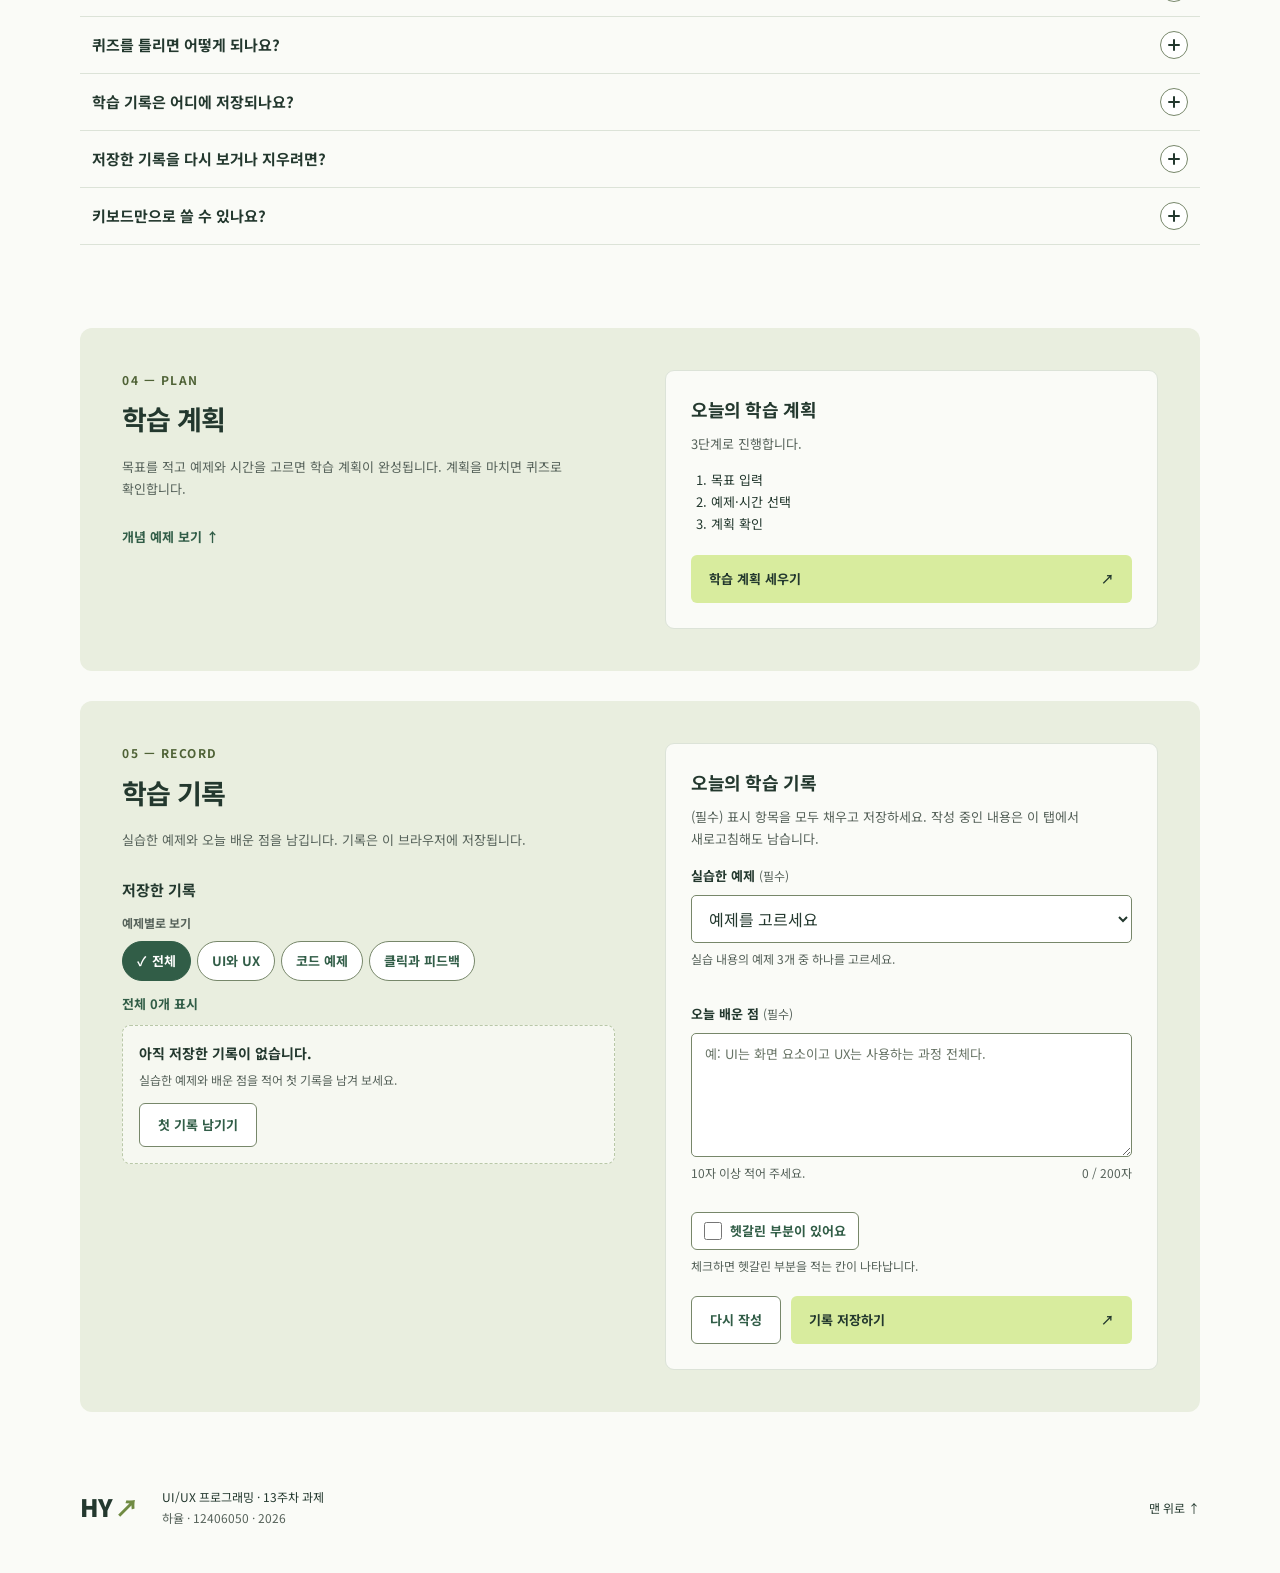
<file: learn.html>
<!DOCTYPE html>
<html lang="ko">
<head>
  <meta charset="UTF-8">
  <meta name="viewport" content="width=device-width, initial-scale=1.0">
  <title>UI/UX 프로그래밍 과제 페이지로 이동</title>
  <link rel="canonical" href="https://catyulha.github.io/uiux-week01/">
  <script>
    // 예전 주소를 index.html의 같은 위치로 연결
    const destination = new URL('index.html', location.href);
    const sections = ['#concept', '#structure', '#practice', '#about', '#features', '#steps', '#start', '#record'];
    destination.hash = sections.includes(location.hash) ? location.hash : '#features';
    location.replace(destination.href);
  </script>
  <noscript><meta http-equiv="refresh" content="0;url=index.html#features"></noscript>
</head>
<body>
  <p><a href="index.html#features">UI/UX 프로그래밍 과제와 실습 내용 보기</a></p>
</body>
</html>
</file>
<file: style.css>
@import url('https://fonts.googleapis.com/css2?family=Noto+Sans+KR:wght@400;500;600;700;800;900&display=swap');

:root{--ink:#23382e;--green:#315d47;--muted:#56625a;--label:#4f6236;--control-line:#77876a;--focus:#5d7a22;--danger:#a1372b;--danger-bg:#fbecea;--review:#8a5a12;--review-bg:#fbf3e2;--review-line:#c79a3e;--radius-sm:6px;--radius-md:8px;--radius-lg:12px;--shadow-lg:0 24px 60px #23382e33;--paper:#fafbf7;--line:#dce3d8;--lime:#d8ec9e}*{box-sizing:border-box}html{scroll-behavior:smooth;scroll-padding-top:30px}body{margin:0;background:var(--paper);color:var(--ink);font-family:'Noto Sans KR',sans-serif;line-height:1.7;word-break:keep-all}a{color:inherit;text-decoration:none}button{font:inherit;cursor:pointer}button:disabled{cursor:default;opacity:.45}button,a{-webkit-tap-highlight-color:transparent}a:focus-visible,button:focus-visible,[tabindex]:focus-visible{outline:3px solid var(--focus);outline-offset:5px}.wrap{width:calc(100% - 64px);max-width:1120px;margin:auto}.header{height:100px;display:flex;align-items:center;justify-content:space-between;border-bottom:1px solid var(--line)}.logo{font-size:28px;font-weight:900;letter-spacing:-2px}.logo span{color:#708b43;padding-left:4px}.week-label{border:1px solid #cdd6c5;border-radius:30px;padding:5px 14px;font-size:10px;letter-spacing:2px;font-weight:700}.hero{display:grid;grid-template-columns:1.15fr 1fr;align-items:center;min-height:590px;gap:35px}.eyebrow{font-size:10px;font-weight:700;letter-spacing:2px;margin:0 0 22px}.dot{display:inline-block;width:7px;height:7px;background:#6d923f;border-radius:50%;margin-right:8px}.hero h1{font-size:43px;line-height:1.45;letter-spacing:-2.5px;margin:0 0 23px;font-weight:800}.hero h1>span{color:#6d8852}.hero-description{font-size:15px;color:var(--muted);line-height:1.9;margin-bottom:28px}.primary-link{background:var(--green);color:white;padding:13px 20px;display:inline-flex;gap:28px;border-radius:7px;font-size:12px}.primary-link:hover{background:#204732}.student{display:flex;align-items:center;gap:12px;margin-top:33px}.avatar{background:#e8edde;width:38px;height:38px;display:grid;place-items:center;border-radius:50%;font-weight:700;font-size:14px}.student strong{display:block;font-size:12px}.student div>span{font-size:10px;color:var(--muted)}.hero-art{height:430px;position:relative;display:flex;align-items:center;justify-content:center;background:radial-gradient(ellipse,#e3edcf 0,transparent 68%)}.orbit{position:absolute;border:1px solid #d6dfc7;border-radius:50%;width:390px;height:390px}.orbit-two{width:310px;height:310px}.browser-card{width:330px;background:white;border:1px solid #d4decc;border-radius:12px;box-shadow:0 25px 50px #32472812;transform:rotate(-5deg);z-index:1;overflow:hidden}.browser-top{height:36px;border-bottom:1px solid #e5e9df;display:flex;align-items:center;gap:4px;padding:0 14px;background:#f6f8f1}.browser-top>span{height:5px;width:5px;border-radius:50%;background:#becab2}.browser-top small{font-size:8px;margin-left:48px;color:#7d8976}.browser-body{padding:27px}.mini-tag{font-size:8px;letter-spacing:1.5px;color:#657b4d}.browser-body h2{font-size:23px;line-height:1.5;letter-spacing:-1px;margin:12px 0 16px}.mock-line{height:5px;width:78%;background:#e7ebdf;margin:7px 0;border-radius:5px}.mock-line.short{width:56%}.mock-cards{display:flex;gap:9px;margin:22px 0}.mock-cards>span{flex:1;background:#f2f5e9;border:1px solid #e5e9d9;border-radius:6px;padding:12px 6px;font-size:8px;text-align:center;color:#647654}.mock-cards b{font-size:12px;color:var(--ink)}.mock-button{background:var(--green);border-radius:5px;padding:10px 14px;color:white;font-size:9px;display:flex;justify-content:space-between}.floating-label{position:absolute;z-index:2;background:#fff;border:1px solid #dce4d4;border-radius:8px;padding:10px 15px;box-shadow:0 8px 20px #3247280b;font-weight:700;font-size:12px}.label-html{top:26px;left:0;transform:rotate(-9deg)}.label-css{right:-7px;top:120px;background:var(--lime);transform:rotate(9deg)}.label-js{right:2px;bottom:36px;transform:rotate(5deg)}.art-caption{position:absolute;bottom:0;font-size:8px;letter-spacing:2px;color:#7b8870}.topic-strip{border-block:1px solid var(--line);background:#f0f3e9}.topic-strip>.wrap{display:flex;align-items:center;justify-content:space-between;gap:20px;min-height:69px}.topic-strip span:first-child{font-size:9px;letter-spacing:2px;font-weight:700}.topic-strip p{font-size:12px;color:var(--muted)}.topic-strip span:last-child{font-size:30px}.section{padding-top:83px;padding-bottom:83px}.section-heading{display:flex;align-items:end;justify-content:space-between;gap:20px;margin-bottom:31px}.section-heading .eyebrow{margin-bottom:12px;color:var(--label)}h2{font-size:27px;letter-spacing:-1.1px;line-height:1.5;margin:0}.section-heading>p{font-size:11px;color:var(--muted);margin-bottom:7px}.concept-grid{display:grid;grid-template-columns:1fr 1fr;gap:22px}.concept-card{border:1px solid #dce3d4;border-radius:12px;padding:28px 30px;background:white}.ux-card{background:#edf2e4}.card-top{display:flex;align-items:center;justify-content:space-between;font-size:11px;color:var(--muted)}.symbol{font-size:27px}.concept-card h3{font-size:42px;margin:8px 0 12px;line-height:1.3;letter-spacing:-1px}.concept-card h3 span{font-size:11px;font-weight:500;letter-spacing:0;margin-left:14px}.concept-card>p{font-size:12px;color:#626e61}.ui-example,.ux-example{display:flex;gap:10px;align-items:center;margin:24px 0 18px;min-height:43px}.example-button{padding:10px 17px;background:var(--green);color:white;font-size:10px;border-radius:5px}.example-input{border:1px solid #d8dfd1;border-radius:5px;padding:10px 15px;font-size:10px;color:#7b8475}.ux-example span{background:white;border:1px solid #dce4d2;padding:10px 12px;border-radius:5px;font-size:10px}.ux-example i{font-style:normal;font-size:12px;color:var(--muted)}.concept-card .card-note{border-top:1px solid #dde4d5;padding-top:16px;font-size:10px;margin-bottom:0}.principles{margin-top:25px;border:1px solid var(--line);border-radius:8px;padding:20px 23px;display:flex;align-items:center;justify-content:space-between;gap:20px}.principles strong{font-size:11px}.principles>div{display:flex;gap:24px;font-size:10px;color:var(--muted)}.structure-section{background:#eff2e9;border-block:1px solid var(--line)}.tech-layout{display:grid;grid-template-columns:1fr 1.7fr;gap:24px}.tech-tabs{display:flex;flex-direction:column;gap:10px}.tech-tabs button{display:flex;align-items:center;gap:20px;text-align:left;width:100%;padding:20px 22px;border:1px solid #d9e1cf;border-radius:8px;color:var(--ink);background:transparent}.tech-tabs button[aria-selected=true]{background:var(--green);color:white;border-color:var(--green)}.tech-number{font-size:10px;opacity:.7}.tech-tabs strong{font-size:18px;display:block}.tech-tabs small{font-size:10px;opacity:.75}.tab-arrow{margin-left:auto}.code-panel{background:#22392f;border-radius:10px;color:#e1ebd5;overflow:hidden}.code-top{border-bottom:1px solid #ffffff15;display:flex;justify-content:space-between;padding:14px 24px;font:11px monospace;color:#b6c5aa}.code-dots{font-size:8px;letter-spacing:3px;opacity:.5}.code-content{padding:22px 27px}.code-content>p{font-size:11px;color:#c4d1bb;margin:0 0 23px}pre{font-size:13px;line-height:1.9;margin:0 0 22px;white-space:pre-wrap;overflow-wrap:anywhere;color:#d2e9aa}.code-note{font-size:10px;color:#a7b69b}.practice-section{display:grid;grid-template-columns:1fr 1fr;gap:70px;align-items:center}.practice-section .eyebrow{color:var(--label);margin-bottom:17px}.practice-description{font-size:12px;color:var(--muted);line-height:1.9;margin:20px 0}.feedback-flow{font-size:10px;color:var(--label);display:flex;gap:12px;margin-top:30px}.interaction-card{border:1px solid #dce3d3;background:white;border-radius:12px;padding:30px;text-align:center;box-shadow:0 8px 30px #243a2b04}.live-label{font-size:9px;letter-spacing:2px;color:var(--label)}.counter{margin:17px 0 5px}.counter strong{font-size:62px;font-weight:600;line-height:1.3;display:block;font-variant-numeric:tabular-nums}.counter>span{font-size:10px;color:var(--muted)}#feedback-message{font-size:11px;color:#647457;min-height:38px;display:grid;place-items:center}.interaction-button{border:0;border-radius:6px;background:var(--lime);color:var(--ink);font-size:12px;font-weight:700;display:flex;justify-content:space-between;width:100%;padding:13px 18px}.interaction-button:hover{background:#c9e484}.interaction-button:active{transform:translateY(1px)}.reset-button{display:block;margin:13px auto 0;border:0;background:transparent;font-size:10px;color:#67765d;text-decoration:underline;text-underline-offset:3px}.reflection{border-radius:12px;background:#e9eedf;padding:32px;display:flex;align-items:center;gap:24px}.reflection-icon{font-size:46px;color:#6f854e}.reflection .eyebrow{font-size:8px;margin-bottom:9px;color:var(--label)}.reflection h2{font-size:19px}.reflection>p:last-child{font-size:11px;line-height:1.9;color:#65725a;margin-bottom:0}.reflection-week{margin-left:auto;font-size:74px;line-height:1;font-weight:800;color:#cfdbc0;letter-spacing:-5px}.footer{display:flex;align-items:center;gap:24px;padding-block:45px;margin-top:30px}.footer p{font-size:10px}.footer p span{color:var(--muted);font-size:9px}.back-top{margin-left:auto;font-size:10px}.skip-link{position:fixed;top:-100px;left:20px;z-index:10;background:white;padding:12px}.skip-link:focus{top:10px}
@media(min-width:1400px){.hero{min-height:650px}}@media(max-width:1000px){.hero h1{font-size:35px}.hero-art{transform:scale(.9)}.section-heading{align-items:start;flex-direction:column;gap:5px}.principles{align-items:start;flex-direction:column;gap:12px}.practice-section{gap:35px}.ux-example{gap:6px}.ux-example span{padding:9px 8px}.concept-card{padding:23px}.reflection-week{display:none}}
@media(prefers-reduced-motion:reduce){html{scroll-behavior:auto}}
.skip-link:not(:focus){clip-path:inset(50%);width:1px;height:1px;overflow:hidden;white-space:nowrap;padding:0}

/* 2주차: 과제 페이지 */
.feature-demos { margin-top: 30px; }
.demo-intro, .demo-description { font-size: 13px; color: var(--muted); }
.demo-description { margin: 0 0 24px; }
.demo-panel { margin-top: 12px; border: 1px solid var(--line); border-radius: 10px; background: var(--paper); scroll-margin-top: 110px; }
.demo-number { font-size: 11px; font-weight: 500; color: var(--muted); }
.demo-content { padding: 28px; }
.demo-next { margin-top: 24px; }
.demo-practice { display: grid; grid-template-columns: 1fr 1fr; gap: 40px; align-items: center; }
.demo-practice h3 { font-size: 23px; line-height: 1.5; margin: 0; }
[hidden] { display: none !important; }
.service-logo { font-size: 24px; letter-spacing: -1.5px; white-space: nowrap; }
.hero-tagline { display: block; margin-top: 10px; }
.service-page .hero { min-height: 640px; }
.service-page .hero h1 { font-size: 42px; line-height: 1.35; }
.service-page .hero-description { font-size: 14px; }
.secondary-link { display: inline-block; margin: 16px 0 0 18px; font-size: 12px; color: var(--green); }
.secondary-link:hover, .text-link:hover { text-decoration: underline; text-underline-offset: 5px; }
.art-title { font-size: 23px; line-height: 1.5; letter-spacing: -1px; font-weight: 700; margin: 12px 0 16px; }
/* 3주차: 과제 소개 Flexbox 배치 */
.about-layout { display: flex; gap: 54px; align-items: center; }
.about-copy { flex: 1; min-width: 0; }
.about-copy h3 { font-size: 25px; line-height: 1.5; letter-spacing: -1px; margin: 0 0 18px; }
.about-copy p { font-size: 14px; color: var(--muted); margin: 0 0 16px; }
.text-link { display: inline-block; font-size: 12px; font-weight: 700; color: var(--green); }
.service-preview { flex: 1.25; min-width: 0; margin: 0; background: #fff; border: 1px solid var(--line); border-radius: 12px; overflow: hidden; box-shadow: 0 16px 35px #23382e08; }
.service-preview img { display: block; width: 100%; max-width: 100%; height: auto; }
.service-preview figcaption { border-top: 1px solid var(--line); padding: 14px 20px; font-size: 11px; color: var(--muted); }
/* 4주차: 실습 내용 카드 Grid */
.feature-grid { display: grid; grid-template-columns: repeat(auto-fit, minmax(260px, 1fr)); align-items: stretch; gap: 20px; list-style: none; margin: 0; padding: 0; }
.feature-card { min-width: 0; display: flex; flex-direction: column; align-items: flex-start; background: var(--paper); border: 1px solid var(--line); border-radius: 12px; padding: 30px 26px; }
.feature-number { font-size: 10px; letter-spacing: 1px; color: #526842; }
.feature-card h3 { font-size: 19px; letter-spacing: -.6px; margin: 25px 0 12px; }
.feature-card p { font-size: 13px; color: var(--muted); margin: 0 0 26px; }
.feature-card .text-link { margin-top: auto; }
.steps-list { display: grid; grid-template-columns: repeat(3, 1fr); gap: 34px; list-style: none; margin: 0; padding: 0; counter-reset: step; }
.steps-list li { counter-increment: step; border-top: 1px solid var(--line); padding-top: 24px; }
.steps-list li::before { content: '0' counter(step); display: grid; place-items: center; width: 38px; height: 38px; background: #edf2e4; border-radius: 50%; color: var(--green); font-size: 12px; font-weight: 700; }
.steps-list h3 { font-size: 18px; margin: 18px 0 10px; }
.steps-list p { font-size: 13px; color: var(--muted); margin: 0; }
.start-section { display: grid; grid-template-columns: 1fr 1fr; gap: 50px; padding: 42px; }
.start-section h2 { font-size: 27px; }
.start-copy > p:not(.eyebrow) { color: var(--muted); font-size: 13px; margin: 16px 0 22px; }
#goal-form { display: flex; flex-wrap: wrap; gap: 10px; min-width: 0; }
#goal-form label { display: block; font-weight: 700; font-size: 13px; }
#goal-form label span { font-weight: 400; color: var(--muted); font-size: 11px; }
#learning-goal { flex: 999 1 200px; min-width: 0; min-height: 46px; border: 1px solid var(--control-line); border-radius: 5px; padding: 11px 13px; color: var(--ink); background: #fff; font: inherit; font-size: 16px; }
#learning-goal::placeholder { color: #687466; font-size: 13px; }
#learning-goal:focus-visible { outline: 3px solid var(--focus); outline-offset: 3px; }
#goal-submit { flex: 1 0 auto; width: auto; align-items: center; gap: 18px; }
#goal-help { width: 100%; color: var(--muted); font-size: 11px; margin: 0 0 7px; }
#goal-feedback { width: 100%; margin: 0; font-size: 12px; color: var(--muted); overflow-wrap: anywhere; }
#goal-feedback:empty { display: none; }
#goal-next { align-items: center; margin-top: 4px; }
#goal-form noscript { width: 100%; }
.service-page .footer p { margin: 0; }

@media (max-width: 1000px) {
  .service-page .hero h1 { font-size: 35px; }
  .about-layout { gap: 28px; }
  .feature-card { padding: 25px 20px; }
  .feature-card h3 { font-size: 17px; }
  .start-section { padding: 30px; gap: 28px; }
}
@media (max-width: 380px) {
  .service-page .hero-art { transform: scale(.82); }
  .service-page .secondary-link { margin-left: 0; display: block; }
}

/* 3주차: hover·focus·active 상태 */
.primary-link, .interaction-button { transition: background-color .2s ease, transform .1s ease; }
.primary-link:active { transform: translateY(1px); }
.interaction-button:focus-visible { outline: 3px solid var(--focus); outline-offset: 3px; }
.feature-card { transition: border-color .2s ease, box-shadow .2s ease; }
.feature-card:hover { border-color: #b9c8a8; box-shadow: 0 10px 24px #23382e0d; }
#learning-goal { transition: border-color .2s ease, outline-color .2s ease; }
#learning-goal:hover { border-color: #718e31; }
#learning-goal:focus { border-color: var(--green); outline: 3px solid #cfe0a4; outline-offset: 2px; }
#learning-goal:focus-visible { outline-color: var(--focus); }

/* 5주차: 학습 목표 결과 표시 */
#goal-feedback.is-success, #goal-feedback.is-error { padding: 10px 14px; border-radius: 6px; font-weight: 500; }
#goal-feedback.is-success { color: var(--green); background-color: #edf2e4; }
#goal-feedback.is-error { color: #a1372b; background-color: #fbecea; }
#learning-goal[aria-invalid="true"] { border-color: #a1372b; }
.interaction-button.is-success:disabled { opacity: 1; background-color: #e8edde; color: var(--green); }

/* 6주차: 실습 예제 탭 */
.demo-tabs { display: flex; flex-wrap: wrap; gap: 8px; margin-top: 14px; }
.demo-tab { flex: 1 1 200px; display: flex; align-items: center; gap: 12px; padding: 16px 20px; border: 1px solid var(--line); border-radius: 10px; background-color: var(--paper); color: var(--ink); font-size: 14px; font-weight: 700; text-align: left; transition: background-color .2s ease, border-color .2s ease, color .2s ease; }
.demo-tab:hover { background-color: #e8edde; }
.demo-tab.is-active { background-color: var(--green); border-color: var(--green); color: #fff; }
.demo-tab.is-active .demo-number { color: var(--lime); }

/* 6주차: 글자 수(input) */
.goal-label-row { display: flex; align-items: baseline; justify-content: space-between; gap: 12px; width: 100%; }
#goal-count { font-size: 11px; color: var(--muted); font-variant-numeric: tabular-nums; white-space: nowrap; transition: color .2s ease; }
#goal-count.is-ready { color: var(--green); font-weight: 700; }

/* 6주차: 실습 순서 체크(change), 학습 마치기(click) */
.step-check { display: inline-flex; align-items: center; gap: 8px; margin-top: 16px; padding: 7px 12px; border: 1px solid var(--line); border-radius: 6px; background-color: #fff; color: var(--green); font-size: 13px; font-weight: 700; cursor: pointer; transition: background-color .2s ease, border-color .2s ease; }
.step-check:hover { border-color: #b9c8a8; }
.step-check input { width: 18px; height: 18px; margin: 0; accent-color: var(--green); cursor: pointer; }
.steps-list li.is-done { border-top-color: var(--green); }
.steps-list li.is-done::before { content: '✓'; background-color: var(--green); color: #fff; }
.steps-list li.is-done .step-check { background-color: #edf2e4; border-color: #b9c8a8; }
.steps-progress { display: grid; grid-template-columns: 1fr auto; align-items: center; gap: 14px 24px; margin-top: 34px; padding: 22px 24px; border: 1px solid var(--line); border-radius: 12px; background-color: var(--paper); transition: background-color .2s ease, border-color .2s ease; }
.progress-track { grid-column: 1 / -1; height: 8px; border-radius: 8px; background-color: #e7ebdf; overflow: hidden; }
#steps-bar { display: block; width: 0; height: 100%; border-radius: inherit; background-color: var(--green); transition: width .3s ease; }
#steps-status { margin: 0; font-size: 13px; color: var(--muted); }
#finish-button { width: auto; align-items: center; gap: 18px; }
.steps-progress.is-ready #steps-status, .steps-progress.is-complete #steps-status { color: var(--green); font-weight: 700; }
.steps-progress.is-complete { background-color: #edf2e4; border-color: #b9c8a8; }
.steps-progress.is-complete #finish-button { background-color: #fff; }

/* 7주차: 학습 계획 틀과 진행 표시 */
.start-section { align-items: start; }
.plan-flow { min-width: 0; padding: 25px; border: 1px solid var(--line); border-radius: 9px; background-color: var(--paper); transition: border-color .2s ease, box-shadow .2s ease; }
.plan-flow.is-complete { border-color: var(--green); box-shadow: 0 0 0 1px var(--green); }
.plan-head { margin-bottom: 20px; }
#plan-progress { margin: 0 0 10px; font-size: 12px; font-weight: 700; color: var(--green); }
.plan-track { display: flex; gap: 6px; list-style: none; margin: 0; padding: 0; }
.plan-track li { flex: 1; min-width: 0; padding-top: 8px; border-top: 4px solid #e7ebdf; font-size: 11px; line-height: 1.5; color: var(--muted); transition: border-color .2s ease, color .2s ease; }
.plan-track li.is-done { border-top-color: #9db58a; }
.plan-track li.is-current { border-top-color: var(--green); color: var(--green); font-weight: 700; }
.plan-title { margin: 0 0 10px; font-size: 18px; line-height: 1.5; letter-spacing: -.4px; }
.plan-help { margin: 0 0 14px; font-size: 13px; color: var(--muted); }
.plan-outline { margin: 0 0 20px; padding-left: 20px; font-size: 13px; }
#plan-start { align-items: center; }

/* 7주차: 예제·시간 선택, 오류 */
.plan-field { min-width: 0; margin: 0; padding: 0; border: 0; }
.plan-field legend, .plan-label { display: block; padding: 0; font-size: 13px; font-weight: 700; }
.plan-field legend span { font-size: 11px; font-weight: 400; color: var(--muted); }
.plan-option { display: flex; align-items: center; gap: 10px; min-height: 46px; margin-top: 8px; padding: 10px 14px; border: 1px solid var(--control-line); border-radius: 6px; background-color: #fff; font-size: 14px; cursor: pointer; transition: background-color .2s ease, border-color .2s ease; }
.plan-option:hover { border-color: #718e31; }
.plan-option input { flex: none; width: 18px; height: 18px; margin: 0; accent-color: var(--green); cursor: pointer; }
.plan-option.is-selected { border-color: var(--green); background-color: #edf2e4; font-weight: 700; }
.plan-field.has-error .plan-option { border-color: #a1372b; }
.plan-error { margin: 10px 0 0; padding: 10px 14px; border-radius: 6px; background-color: #fbecea; color: #a1372b; font-size: 12px; font-weight: 500; }
.plan-error:empty { display: none; }
.plan-label { margin: 18px 0 8px; }
#plan-time { width: 100%; min-height: 46px; padding: 10px 13px; border: 1px solid var(--control-line); border-radius: 5px; background-color: #fff; color: var(--ink); font: inherit; font-size: 16px; transition: border-color .2s ease; }
#plan-time:hover { border-color: #718e31; }
#plan-time:focus-visible { outline: 3px solid var(--focus); outline-offset: 3px; }

/* 7주차: 확인·완료 화면, 이전·다음 버튼 */
.plan-summary { margin: 0; border: 1px solid var(--line); border-radius: 8px; background-color: #fff; }
.plan-summary > div { display: grid; grid-template-columns: 76px 1fr; gap: 12px; padding: 12px 14px; }
.plan-summary > div + div { border-top: 1px solid var(--line); }
.plan-summary dt { font-size: 12px; color: var(--muted); }
.plan-summary dd { min-width: 0; margin: 0; font-size: 14px; font-weight: 700; overflow-wrap: anywhere; }
.plan-actions { display: flex; flex-wrap: wrap; gap: 10px; margin-top: 20px; }
.plan-actions .interaction-button { flex: 1 1 180px; width: auto; align-items: center; gap: 18px; }
.plan-badge { display: inline-block; margin: 0 0 12px; padding: 3px 12px; border-radius: 30px; background-color: var(--green); color: #fff; font-size: 11px; font-weight: 700; }
.plan-done .plan-help { margin: 16px 0 0; }
.plan-done .plan-actions { flex-direction: column; margin-top: 12px; }
.plan-done .plan-actions .interaction-button { flex: none; width: 100%; }

/* 중간고사: 완료 화면의 퀴즈 버튼, 진행 상황 */
#plan-quiz { background-color: var(--green); color: #fff; }
#plan-quiz:hover { background-color: #204732; }
#plan-quiz-status { margin: 12px 0 0; padding: 10px 14px; border-radius: 6px; background-color: #fff; border: 1px solid var(--line); font-size: 12px; font-weight: 500; color: var(--muted); }
#plan-quiz-status:empty { display: none; }
#plan-quiz-status.is-success { border-color: #b9c8a8; background-color: #edf2e4; color: var(--green); font-weight: 700; }

/* 중간고사: 퀴즈 문제, 채점 상태 */
.quiz-kicker { margin: 0 0 8px; font-size: 10px; font-weight: 700; letter-spacing: 2px; color: var(--label); }
#quiz-status { margin: 0 0 14px; font-size: 12px; font-weight: 700; color: var(--green); }
.quiz-item { min-width: 0; margin: 0 0 12px; padding: 16px; border: 1px solid var(--line); border-radius: 8px; background-color: #fff; transition: border-color .2s ease, background-color .2s ease; }
.quiz-item legend { float: left; display: flex; gap: 8px; width: 100%; padding: 0; font-size: 14px; font-weight: 700; line-height: 1.6; }
.quiz-item legend + .plan-option { clear: both; }
.quiz-number { flex: none; display: grid; place-items: center; width: 22px; height: 22px; margin-top: 1px; border-radius: 50%; background-color: #edf2e4; color: var(--green); font-size: 11px; }
.quiz-item .plan-option { font-size: 13px; }
.quiz-item.is-locked .plan-option { cursor: default; }
.quiz-item.is-locked .plan-option:not(.is-selected) { opacity: .55; }
.quiz-item.is-locked .plan-option:hover { border-color: var(--control-line); }
.quiz-item.is-locked .plan-option.is-selected:hover { border-color: var(--green); }
.quiz-feedback { margin: 10px 0 0; font-size: 12px; font-weight: 700; }
.quiz-item.has-error { border-color: #a1372b; background-color: #fdf6f5; }
.quiz-item.is-correct { border-color: var(--green); background-color: #f3f7ec; }
.quiz-item.is-correct .quiz-number { background-color: var(--green); color: #fff; }
.quiz-item.is-correct .quiz-feedback { color: var(--green); }
.quiz-item.is-wrong { border-color: #a1372b; background-color: #fdf6f5; }
.quiz-item.is-wrong .quiz-number { background-color: #a1372b; color: #fff; }
.quiz-item.is-wrong .plan-option.is-selected { border-color: #a1372b; background-color: #fbecea; }
.quiz-item.is-wrong .quiz-feedback { color: #a1372b; }
.quiz-item.is-retry { border-color: #c79a3e; }
.quiz-item.is-retry .quiz-feedback { color: #8a5a12; font-weight: 500; }
.quiz-result { margin-top: 12px; padding: 14px 16px; border-radius: 8px; border: 1px solid #e3c98f; background-color: #fbf3e2; color: #8a5a12; }
.quiz-result p { margin: 0; font-size: 12px; }
.quiz-result .quiz-badge { margin-bottom: 2px; font-size: 14px; font-weight: 700; }
.quiz[data-state="passed"] .quiz-result { border-color: #b9c8a8; background-color: #edf2e4; color: var(--green); }
#quiz-go { background-color: var(--green); color: #fff; }
.quiz-cancel { display: block; min-height: 40px; margin: 10px auto 0; padding: 8px 14px; border: 0; background: transparent; color: #a1372b; font-size: 12px; font-weight: 700; text-decoration: underline; text-underline-offset: 3px; }
.quiz-cancel:focus-visible { outline: 3px solid var(--focus); outline-offset: 3px; }
.quiz-confirm { margin-top: 16px; padding: 16px; border: 1px solid #a1372b; border-radius: 8px; background-color: #fff; }
.quiz-confirm > p { margin: 0; font-size: 13px; font-weight: 700; color: #a1372b; }
.quiz-confirm .plan-actions { margin-top: 12px; }
#quiz-stop { background-color: #a1372b; color: #fff; }

/* 9주차: 학습 기록 영역, 저장한 기록 목록 */
.plan-record { margin-top: 14px; }
.record-section { margin-top: 30px; border-radius: 12px; background-color: #e9eedf; }
.record-section .eyebrow { font-size: 8px; margin-bottom: 9px; color: var(--label); }
.record-saved { margin-top: 26px; }
.record-saved h3 { margin: 0 0 10px; font-size: 15px; }
.record-list { display: grid; gap: 10px; margin: 0; padding: 0; list-style: none; }
.record-item { min-width: 0; padding: 14px 16px; border: 1px solid var(--line); border-radius: 8px; background-color: #fff; overflow-wrap: anywhere; transition: border-color .2s ease, box-shadow .2s ease; }
.record-item.is-new { border-color: var(--green); box-shadow: 0 0 0 1px var(--green); }
.record-item p { margin: 0; font-size: 13px; }
.record-item .record-item-head { display: flex; flex-wrap: wrap; justify-content: space-between; gap: 2px 10px; margin-bottom: 4px; font-size: 12px; }
.record-item-head strong { color: var(--green); }
.record-item-head time { color: var(--muted); }

/* 9주차: 입력 필드 상태 (기본·초점·성공·오류) */
.record-form { min-width: 0; padding: 25px; border: 1px solid var(--line); border-radius: 9px; background-color: var(--paper); }
.record-form[aria-busy="true"] { cursor: progress; }
.record-field { margin-top: 10px; }
.record-field label { display: block; margin-bottom: 8px; font-size: 13px; font-weight: 700; }
.record-field label span { font-size: 11px; font-weight: 400; color: var(--muted); }
#record-example, .record-field textarea { display: block; width: 100%; min-height: 46px; padding: 10px 13px; border: 1px solid var(--control-line); border-radius: 5px; background-color: #fff; color: var(--ink); font: inherit; font-size: 16px; transition: border-color .2s ease, background-color .2s ease; }
.record-field textarea { resize: vertical; line-height: 1.6; }
.record-field textarea::placeholder { color: #687466; font-size: 13px; }
#record-example:hover, .record-field textarea:hover { border-color: #718e31; }
#record-example:focus-visible, .record-field textarea:focus-visible { outline: 3px solid var(--focus); outline-offset: 3px; }
.field-meta { display: flex; justify-content: space-between; align-items: baseline; gap: 12px; }
.record-form .field-help { margin: 6px 0 0; font-size: 11px; color: var(--muted); }
.field-count { flex: none; font-size: 11px; color: var(--muted); font-variant-numeric: tabular-nums; white-space: nowrap; }
.field-error { min-height: 20px; margin: 4px 0 0; font-size: 12px; font-weight: 700; color: #a1372b; }
.record-field.is-valid #record-example, .record-field.is-valid textarea { border-color: var(--green); }
.record-field.is-valid .field-help { color: var(--green); font-weight: 700; }
.record-field.is-invalid #record-example, .record-field.is-invalid textarea { border-color: #a1372b; background-color: #fdf6f5; }
.record-check { margin-top: 4px; }
.record-form > .plan-help { margin-bottom: 4px; }
.record-toggle { display: inline-flex; align-items: center; gap: 8px; padding: 7px 12px; border: 1px solid var(--control-line); border-radius: 6px; background-color: #fff; color: var(--green); font-size: 13px; font-weight: 700; cursor: pointer; transition: background-color .2s ease, border-color .2s ease; }
.record-toggle:hover { border-color: #718e31; }
.record-toggle input { width: 18px; height: 18px; margin: 0; accent-color: var(--green); cursor: pointer; }
.record-toggle:has(input:checked) { border-color: var(--green); background-color: #edf2e4; }
.record-extra { padding: 14px 14px 4px; border-left: 3px solid #c79a3e; border-radius: 0 8px 8px 0; background-color: #fff; }

/* 9주차: 저장 중·완료·실패 */
.record-status { margin: 14px 0 0; padding: 10px 14px; border: 1px solid var(--line); border-radius: 6px; background-color: #fff; font-size: 12px; font-weight: 700; color: var(--muted); }
.record-status:empty { display: none; }
.record-status.is-loading { border-color: #b9c8a8; color: var(--green); }
.record-status.is-success { border-color: #b9c8a8; background-color: #edf2e4; color: var(--green); }
.record-status.is-error { border-color: #e7b9b2; background-color: #fbecea; color: #a1372b; }
.record-status:focus-visible { outline: 3px solid var(--focus); outline-offset: 3px; }
#record-submit:disabled { cursor: progress; opacity: .6; }
#record-reset:disabled { cursor: default; opacity: .45; }

/* 10주차: 스크롤해도 보이는 상단 메뉴 */
html { scroll-padding-top: 96px; }
.skip-link { z-index: 30; }
.site-header { position: sticky; top: 0; z-index: 20; border-bottom: 1px solid var(--line); background-color: var(--paper); }
.site-header .header { height: 72px; gap: 20px; border-bottom: 0; }
.main-nav { margin-left: auto; }
.main-nav ul { display: flex; align-items: center; gap: 4px; margin: 0; padding: 0; list-style: none; }
.main-nav a { display: block; padding: 8px 12px; border-radius: 6px; color: var(--muted); font-size: 13px; font-weight: 500; white-space: nowrap; transition: background-color .2s ease, color .2s ease, box-shadow .2s ease; }
.main-nav a:hover { background-color: #f0f3e9; color: var(--ink); }
.main-nav a:focus-visible { outline-offset: 2px; }
.menu-toggle { display: none; }
.demo-panel { scroll-margin-top: 84px; }

/* 10주차: 현재 위치. hover와 달리 배경, 아래 선, 굵은 글자로 표시 */
.main-nav a[aria-current="page"] { background-color: #e3ecd3; color: var(--green); font-weight: 700; box-shadow: inset 0 -3px 0 var(--green); }

/* 10주차: 기록 필터, 결과 수 */
.record-filter-label { margin: 0 0 8px; font-size: 12px; font-weight: 700; color: var(--muted); }
.record-filters { display: flex; flex-wrap: wrap; gap: 6px; }
.filter-button { display: inline-flex; align-items: center; gap: 6px; min-height: 40px; padding: 8px 14px; border: 1px solid var(--control-line); border-radius: 30px; background-color: #fff; color: var(--green); font-size: 13px; font-weight: 700; transition: background-color .2s ease, border-color .2s ease, color .2s ease; }
.filter-button:hover { border-color: #718e31; background-color: #f3f7ec; }
.filter-button:active { transform: translateY(1px); }
.filter-button:focus-visible { outline: 3px solid var(--focus); outline-offset: 3px; }
.filter-button[aria-pressed="true"] { border-color: var(--green); background-color: var(--green); color: #fff; }
.filter-button[aria-pressed="true"]::before { content: '✓'; content: '✓' / ''; }
.record-result { margin: 12px 0 10px; font-size: 13px; font-weight: 700; color: var(--green); }
.record-result:empty { display: none; }

/* 10주차: 빈 결과. 기록이 없을 때와 고른 예제만 없을 때 */
#record-empty { padding: 16px; border: 1px dashed #b9c8a8; border-radius: 8px; background-color: #f6f8f1; }
#record-empty.is-filtered { border-color: #d6b46e; background-color: #fbf6ea; }
.record-empty-title { margin: 0; font-size: 14px; font-weight: 700; }
.record-empty-help { margin: 4px 0 0; font-size: 12px; color: var(--muted); }
#record-empty .button { margin-top: 12px; }

@media (prefers-reduced-motion: reduce) {
  .main-nav a, .filter-button, .menu-icon, .menu-icon::before, .menu-icon::after, .primary-link, .interaction-button, .feature-card, #learning-goal, .demo-tab, .step-check, .steps-progress, #steps-bar, #goal-count, .plan-flow, .plan-track li, .plan-option, #plan-time, .button, .quiz-item, .record-item, #record-example, .record-field textarea, .record-toggle { transition: none; }
}

/* 4주차: 768px 이하 모바일 레이아웃 */
@media (max-width: 768px) {
  /* 1주차: 공통 레이아웃, 개념·코드 예제 */
  .wrap { width: calc(100% - 36px); }
  .header { height: 76px; }
  .week-label { display: none; }
  .hero { grid-template-columns: 1fr; gap: 0; padding-top: 46px; padding-bottom: 28px; }
  .hero h1 { font-size: clamp(29px,6.5vw,42px); letter-spacing: -1.7px; }
  .hero-description { font-size: 13px; }
  .hero-art { width: 100%; max-width: 390px; justify-self: center; height: 400px; margin-top: 20px; transform: scale(.9); }
  .orbit { width: 340px; height: 340px; }
  .browser-card { width: 300px; }
  .label-html { left: -5px; }
  .label-css { right: -5px; }
  .label-js { right: 0; }
  .topic-strip>.wrap { gap: 10px; padding-block: 12px; }
  .topic-strip span:first-child { font-size: 8px; letter-spacing: 1px; white-space: nowrap; }
  .topic-strip p { font-size: 10px; }
  .topic-strip span:last-child { display: none; }
  .section { padding-block: 54px; }
  h2 { font-size: 24px; }
  .concept-grid, .tech-layout, .practice-section { grid-template-columns: 1fr; }
  .concept-card { padding: 25px; }
  .principles>div { flex-wrap: wrap; gap: 10px 20px; }
  .tech-tabs button { padding: 13px 18px; }
  .tech-tabs strong { font-size: 16px; }
  .code-content { padding: 22px 20px; }
  .practice-section { gap: 28px; }
  .reflection { padding: 25px; align-items: start; gap: 15px; }
  .reflection-icon { font-size: 26px; }
  .reflection h2 { font-size: 17px; }
  .reflection p br { display: none; }
  .footer { padding-block: 25px; gap: 17px; }
  .eyebrow { font-size: 9px; }

  /* 2주차: 실습 예제 */
  .demo-content { padding: 20px 14px; }
  .demo-content .concept-card { padding: 20px 16px; }
  .demo-practice { grid-template-columns: 1fr; gap: 24px; }
  .demo-content .ux-example { flex-wrap: wrap; }
  .demo-content .feedback-flow { flex-wrap: wrap; gap: 8px; }
  .demo-content .interaction-card { padding: 24px 18px; }

  /* 3주차: 과제 소개, 실습 순서, 학습 목표 */
  .service-page .hero { min-height: 0; }
  .service-page .hero-description br { display: none; }
  .secondary-link { margin-left: 12px; font-size: 11px; }
  .steps-list, .start-section { grid-template-columns: 1fr; }
  .about-layout { flex-direction: column; align-items: stretch; }
  .about-copy h3 { font-size: 23px; }
  .feature-card { padding: 26px; }
  .feature-card h3 { margin-top: 17px; font-size: 20px; }
  .steps-list { gap: 24px; }
  .steps-list li { position: relative; padding: 23px 0 0 55px; }
  .steps-list li::before { position: absolute; left: 0; top: 25px; }
  .steps-list h3 { margin-top: 0; }
  .start-section { padding: 25px 20px; gap: 24px; }
  .service-page .footer { flex-wrap: wrap; }
  .service-page .footer .back-top { font-size: 12px; }

  /* 4주차: 글자 크기, 여백 */
  .service-page .hero h1 { font-size: 32px; }
  .service-page .hero-description { font-size: 14px; }
  .section-heading > p { font-size: 12px; }
  .feature-card p, .steps-list p { font-size: 14px; }
  .service-page .footer p { font-size: 12px; }
  .service-page .footer p span { font-size: 11px; }

  /* 4주차: 카드 한 열 */
  .feature-grid { grid-template-columns: 1fr; }

  /* 4주차: 입력창과 버튼 세로 배치 */
  #goal-form { flex-direction: column; align-items: stretch; }
  #learning-goal, #goal-submit { flex: none; width: 100%; }
  #goal-submit { min-height: 48px; }

  /* 6주차: 탭 세로 배치, 진행 영역 한 열 */
  .demo-tabs { flex-direction: column; }
  .demo-tab { flex: none; width: 100%; padding: 14px 16px; font-size: 13px; }
  .demo-panel { scroll-margin-top: 196px; }
  .step-check { min-height: 44px; }
  .steps-progress { grid-template-columns: 1fr; padding: 20px 16px; }
  #finish-button { width: 100%; min-height: 48px; }

  /* 7주차: 학습 계획 여백, 버튼 높이 */
  .plan-flow { padding: 20px 16px; }
  .plan-option, .button, .plan-actions .interaction-button, #plan-start, #goal-next { min-height: 48px; }
  .plan-summary > div { grid-template-columns: 1fr; gap: 2px; }

  /* 중간고사: 퀴즈 여백, 버튼 높이 */
  .quiz-item { padding: 14px 12px; }
  .quiz-cancel { min-height: 48px; }

  /* 9주차: 학습 기록 여백, 버튼 높이 */
  .record-section { margin-top: 24px; }
  .record-form { padding: 20px 16px; }
  .record-toggle, #record-reset, #record-submit { min-height: 48px; }
  .plan-record { display: inline-flex; align-items: center; min-height: 44px; }
  .field-meta { flex-wrap: wrap; gap: 0 12px; }

  /* 10주차: 모바일 메뉴. 버튼으로 열고 닫으며, 열면 한 열로 펼침 */
  html { scroll-padding-top: 80px; }
  .site-header .header { height: auto; min-height: 64px; flex-wrap: wrap; gap: 0 12px; padding-block: 8px; }
  .menu-toggle { display: inline-flex; align-items: center; gap: 10px; margin-left: auto; min-height: 44px; padding: 10px 14px; border: 1px solid var(--control-line); border-radius: 6px; background-color: #fff; color: var(--green); font-size: 13px; font-weight: 700; }
  .menu-toggle:hover { background-color: #e8edde; }
  .menu-toggle[aria-expanded="true"] { border-color: var(--green); background-color: #edf2e4; }
  .menu-toggle:focus-visible { outline: 3px solid var(--focus); outline-offset: 3px; }
  .menu-icon { position: relative; width: 16px; height: 2px; border-radius: 2px; background-color: currentColor; transition: background-color .2s ease; }
  .menu-icon::before, .menu-icon::after { content: ''; position: absolute; left: 0; width: 16px; height: 2px; border-radius: 2px; background-color: currentColor; transition: transform .2s ease, top .2s ease; }
  .menu-icon::before { top: -5px; }
  .menu-icon::after { top: 5px; }
  .menu-toggle[aria-expanded="true"] .menu-icon { background-color: transparent; }
  .menu-toggle[aria-expanded="true"] .menu-icon::before { top: 0; transform: rotate(45deg); }
  .menu-toggle[aria-expanded="true"] .menu-icon::after { top: 0; transform: rotate(-45deg); }
  .main-nav { width: 100%; margin-left: 0; }
  .main-nav.is-open { max-height: calc(100vh - 64px); overflow-y: auto; }
  .has-menu-toggle .main-nav:not(.is-open) { display: none; }
  .main-nav ul { flex-direction: column; align-items: stretch; gap: 4px; padding: 8px 0 6px; }
  .main-nav a { display: flex; align-items: center; min-height: 48px; padding: 10px 14px; font-size: 15px; }
  .main-nav a[aria-current="page"] { box-shadow: inset 4px 0 0 var(--green); }

  /* 10주차: 필터 버튼 높이 */
  .filter-button { min-height: 44px; }
}

/* 11주차: 웹 접근성. 위의 규칙 뒤에 두어 모든 화면 폭에 적용 */
/* 글자 크기 하한: 정보 글자는 12px 이상, 본문 설명은 13px 이상 (장식용 hero-art 제외) */
.eyebrow, .section-heading .eyebrow, .practice-section .eyebrow, .reflection .eyebrow, .record-section .eyebrow, .quiz-kicker { font-size: 12px; letter-spacing: 1.5px; }
.week-label, .topic-strip span:first-child, .student div > span, .card-top, .concept-card h3 span, .concept-card .card-note, .example-button, .ux-example span, .principle-list, .tech-number, .tech-tabs small, .code-top, .code-note, .feedback-flow, .live-label, .counter > span, .reset-button, .footer p, .footer p span, .back-top, .service-preview figcaption, #goal-help, #goal-count, .record-form .field-help, .field-count, .plan-track li, .plan-badge, .quiz-number, .demo-number, .feature-number, #goal-form label span, .plan-field legend span, .record-field label span { font-size: 12px; }
.topic-strip p, .section-heading > p, .concept-card > p, .principles strong, .code-content > p, .practice-description, #feedback-message, .quiz-result p, .primary-link, .secondary-link, .text-link, .interaction-button { font-size: 13px; }
.reset-button { min-height: 40px; padding: 8px 12px; }

/* 초점 표시: 라디오·체크박스는 감싼 상자 전체에, 본문 바로가기는 헤더 위에 또렷하게 */
.plan-option:has(input:focus-visible), .step-check:has(input:focus-visible), .record-toggle:has(input:focus-visible) { outline: 3px solid var(--focus); outline-offset: 2px; }
.skip-link:focus { top: 8px; left: 8px; padding: 10px 16px; border: 2px solid var(--green); border-radius: 8px; color: var(--green); font-weight: 700; box-shadow: 0 6px 16px #23382e26; }
#main:focus, #main:focus-visible { outline: none; }

/* 상태를 색만으로 전하지 않음: 오류는 !, 성공·정답은 ✓, 오답은 × 기호를 함께 표시 */
.field-error:not(:empty)::before, .plan-error:not(:empty)::before, #goal-feedback.is-error::before, .record-status.is-error::before, .quiz-item.is-wrong .quiz-feedback::before,
#goal-feedback.is-success::before, .record-status.is-success::before, .record-field.is-valid .field-help::before, .quiz-item.is-correct .quiz-feedback::before, #plan-quiz-status.is-success::before, .quiz[data-state="passed"] .quiz-badge::before {
  display: inline-grid; place-items: center; flex: none; width: 16px; height: 16px; margin-right: 6px; border-radius: 50%; color: #fff; font-size: 11px; font-weight: 700; line-height: 1; vertical-align: -2px;
}
.field-error:not(:empty)::before, .plan-error:not(:empty)::before, #goal-feedback.is-error::before, .record-status.is-error::before { content: '!'; content: '!' / ''; background-color: #a1372b; }
.quiz-item.is-wrong .quiz-feedback::before { content: '×'; content: '×' / ''; background-color: #a1372b; }
#goal-feedback.is-success::before, .record-status.is-success::before, .record-field.is-valid .field-help::before, .quiz-item.is-correct .quiz-feedback::before, #plan-quiz-status.is-success::before, .quiz[data-state="passed"] .quiz-badge::before { content: '✓'; content: '✓' / ''; background-color: var(--green); }
.plan-track li.is-done::before { content: '✓ '; content: '✓ ' / ''; }
.demo-tab.is-active, .tech-tabs button[aria-selected="true"] strong { text-decoration: underline; text-decoration-thickness: 2px; text-underline-offset: 5px; }

/* 5가지 기준 목록 */
.principle-list { display: flex; flex-wrap: wrap; gap: 8px 24px; margin: 0; padding: 0; list-style: none; color: var(--muted); }

@media (max-width: 768px) {
  .topic-strip > .wrap { flex-wrap: wrap; }
  .topic-strip span:first-child { white-space: normal; }
}

/* 12주차: 재사용 컴포넌트. 공통 값은 :root 토큰, 모양은 기본 클래스 + 변형 클래스, 상태는 속성·클래스 선택자 */
.visually-hidden { position: absolute; width: 1px; height: 1px; margin: -1px; padding: 0; border: 0; overflow: hidden; clip-path: inset(50%); white-space: nowrap; }

/* 공통 버튼: 크기·정렬·초점은 .button, 색은 변형 클래스 */
.button { display: inline-flex; align-items: center; justify-content: center; gap: 8px; min-height: 44px; padding: 10px 18px; border: 1px solid transparent; border-radius: var(--radius-sm); background-color: transparent; color: var(--ink); font-size: 13px; font-weight: 700; line-height: 1.4; text-align: center; transition: background-color .2s ease, border-color .2s ease, color .2s ease, transform .1s ease; }
.button:active { transform: translateY(1px); }
.button:focus-visible { outline: 3px solid var(--focus); outline-offset: 3px; }
.button-primary { background-color: var(--green); color: #fff; }
.button-primary:hover { background-color: #204732; }
.button-secondary { border-color: var(--control-line); background-color: #fff; color: var(--green); }
.button-secondary:hover { background-color: #e8edde; }
.button-text { padding-inline: 10px; color: var(--green); text-decoration: underline; text-underline-offset: 4px; }
.button-text:hover { background-color: #edf2e4; }
.button-danger { border-color: var(--danger); background-color: #fff; color: var(--danger); }
.button-danger:hover { background-color: var(--danger-bg); }
.button-danger-solid { background-color: var(--danger); color: #fff; }
.button-danger-solid:hover { background-color: #842a20; }
.icon-button { flex: none; width: 44px; padding: 0; font-size: 24px; font-weight: 400; line-height: 1; }
.icon-button:hover { background-color: #e8edde; }

/* 상태 라벨: 글자와 기호로 상태를 알리고 색은 보조 */
.badge { display: inline-flex; align-items: center; gap: 6px; justify-self: start; min-height: 26px; padding: 2px 10px 2px 6px; border-radius: 99px; font-size: 12px; font-weight: 700; line-height: 1.4; }
.badge::before { display: inline-grid; place-items: center; width: 16px; height: 16px; border-radius: 50%; color: #fff; font-size: 11px; line-height: 1; }
.badge-todo { background-color: var(--review-bg); color: var(--review); }
.badge-todo::before { content: '!'; content: '!' / ''; background-color: var(--review); }
.badge-done { background-color: #edf2e4; color: var(--green); }
.badge-done::before { content: '✓'; content: '✓' / ''; background-color: var(--green); }

/* 기록 카드: 같은 구조에 복습 상태(todo·done)만 왼쪽 선과 라벨로 다르게 */
.record-item { display: grid; gap: 8px; border-radius: var(--radius-md); }
.record-item .record-item-head { margin-bottom: 0; }
.record-item.is-todo { border-left: 4px solid var(--review-line); }
.record-item.is-done { border-left: 4px solid var(--green); }
.record-item .record-item-learned { display: -webkit-box; -webkit-line-clamp: 2; -webkit-box-orient: vertical; overflow: hidden; }
.record-item-actions { display: flex; flex-wrap: wrap; gap: 6px; }
.record-item-actions .button { min-height: 40px; padding-block: 8px; }

/* 모달: 화면 맨 위 층에 뜨고 뒤 화면은 어둡게, 열려 있는 동안 페이지 스크롤 막음 */
.dialog { width: min(560px, calc(100% - 32px)); max-height: calc(100dvh - 32px); padding: 0; border: 1px solid var(--line); border-radius: var(--radius-lg); background-color: var(--paper); color: var(--ink); box-shadow: var(--shadow-lg); }
.dialog::backdrop { background-color: #23382e99; }
body:has(.dialog[open]) { overflow: hidden; }
.dialog-inner { display: grid; gap: 16px; padding: 24px; }
.dialog-head { display: flex; align-items: flex-start; justify-content: space-between; gap: 16px; }
.dialog-kicker { margin: 0 0 4px; font-size: 12px; font-weight: 700; letter-spacing: 1px; color: var(--label); }
.dialog-title { margin: 0; font-size: 21px; line-height: 1.4; letter-spacing: -.5px; }
.dialog-time { font-size: 13px; color: var(--muted); }
.dialog-head .icon-button { margin: -6px -10px 0 0; }
.dialog-badge { margin: 0; }
.dialog-detail { display: grid; gap: 10px; margin: 0; }
.dialog-detail > div { padding: 14px 16px; border: 1px solid var(--line); border-radius: var(--radius-md); background-color: #fff; }
.dialog-detail dt { margin-bottom: 4px; font-size: 12px; font-weight: 700; color: var(--muted); }
.dialog-detail dd { margin: 0; font-size: 15px; line-height: 1.7; white-space: pre-line; overflow-wrap: anywhere; }
.dialog-actions { display: flex; flex-wrap: wrap; justify-content: flex-end; gap: 8px; }
.dialog-confirm { display: grid; gap: 12px; padding: 16px; border: 1px solid var(--danger); border-radius: var(--radius-md); background-color: var(--danger-bg); }
.dialog-confirm-message { margin: 0; font-size: 14px; font-weight: 700; color: var(--danger); }

/* 아코디언: 열린 질문은 − 기호, 초록 글자와 배경으로 표시 */
.faq { margin-top: 48px; }
.faq-title { margin: 0 0 12px; font-size: 19px; }
.accordion { border-top: 1px solid var(--line); }
.accordion-item { border-bottom: 1px solid var(--line); }
.accordion-heading { margin: 0; }
.accordion-button { display: flex; align-items: center; justify-content: space-between; gap: 16px; width: 100%; min-height: 56px; padding: 14px 12px; border: 0; background-color: transparent; color: var(--ink); font-size: 15px; font-weight: 700; line-height: 1.5; text-align: left; transition: background-color .2s ease, color .2s ease; }
.accordion-button:hover { background-color: #f0f3e9; }
.accordion-button:focus-visible { outline: 3px solid var(--focus); outline-offset: -3px; }
.accordion-button[aria-expanded="true"] { background-color: #edf2e4; color: var(--green); }
.accordion-icon { position: relative; flex: none; width: 28px; height: 28px; border: 1px solid var(--control-line); border-radius: 50%; background-color: #fff; }
.accordion-icon::before, .accordion-icon::after { content: ''; position: absolute; top: 50%; left: 50%; width: 12px; height: 2px; margin: -1px 0 0 -6px; border-radius: 2px; background-color: currentColor; transition: transform .2s ease; }
.accordion-icon::after { transform: rotate(90deg); }
.accordion-button[aria-expanded="true"] .accordion-icon { border-color: var(--green); }
.accordion-button[aria-expanded="true"] .accordion-icon::after { transform: rotate(0deg); }
.accordion-panel { padding: 6px 12px 20px; }
.accordion-panel p { margin: 0; font-size: 14px; color: var(--muted); }
.accordion-panel .text-link { margin-top: 10px; }

@media (max-width: 768px) {
  .button { min-height: 48px; }
  .dialog-inner { padding: 20px 16px; }
  .dialog-actions .button { flex: 1 1 140px; min-height: 48px; }
  .record-item-actions .button { min-height: 44px; }
  .faq { margin-top: 36px; }
}
@media (prefers-reduced-motion: reduce) {
  .button, .accordion-button, .accordion-icon::before, .accordion-icon::after { transition: none; }
}

/* 13주차: 임시 보관 안내. 문구가 없으면 자리를 차지하지 않고, 읽기용 영역(role="status")은 남겨 둠 */
.draft-notice { display: flex; flex-wrap: wrap; align-items: center; justify-content: space-between; gap: 10px 16px; margin-bottom: 18px; padding: 12px 14px; border: 1px solid var(--line); border-radius: var(--radius-md); background-color: #fff; }
.draft-notice:has(.draft-status:empty) { margin: 0; padding: 0; border: 0; }
.record-form .draft-notice { margin: 8px 0 4px; }
.record-form .draft-notice:has(.draft-status:empty) { margin: 0; }
.draft-status { flex: 1 1 220px; margin: 0; font-size: 13px; font-weight: 700; color: var(--muted); }
.draft-status:not(:empty)::before { display: inline-grid; place-items: center; width: 16px; height: 16px; margin-right: 6px; border-radius: 50%; color: #fff; font-size: 11px; line-height: 1; vertical-align: -2px; }
.draft-notice[data-state="restored"] { border-color: #b9c8a8; background-color: #edf2e4; }
.draft-notice[data-state="restored"] .draft-status { color: var(--green); }
.draft-notice[data-state="restored"] .draft-status::before { content: '✓'; content: '✓' / ''; background-color: var(--green); }
.draft-notice[data-state="error"] { border-color: #e7b9b2; background-color: var(--danger-bg); }
.draft-notice[data-state="error"] .draft-status { color: var(--danger); }
.draft-notice[data-state="error"] .draft-status::before { content: '!'; content: '!' / ''; background-color: var(--danger); }
.draft-notice .button { flex: none; }
</file>
